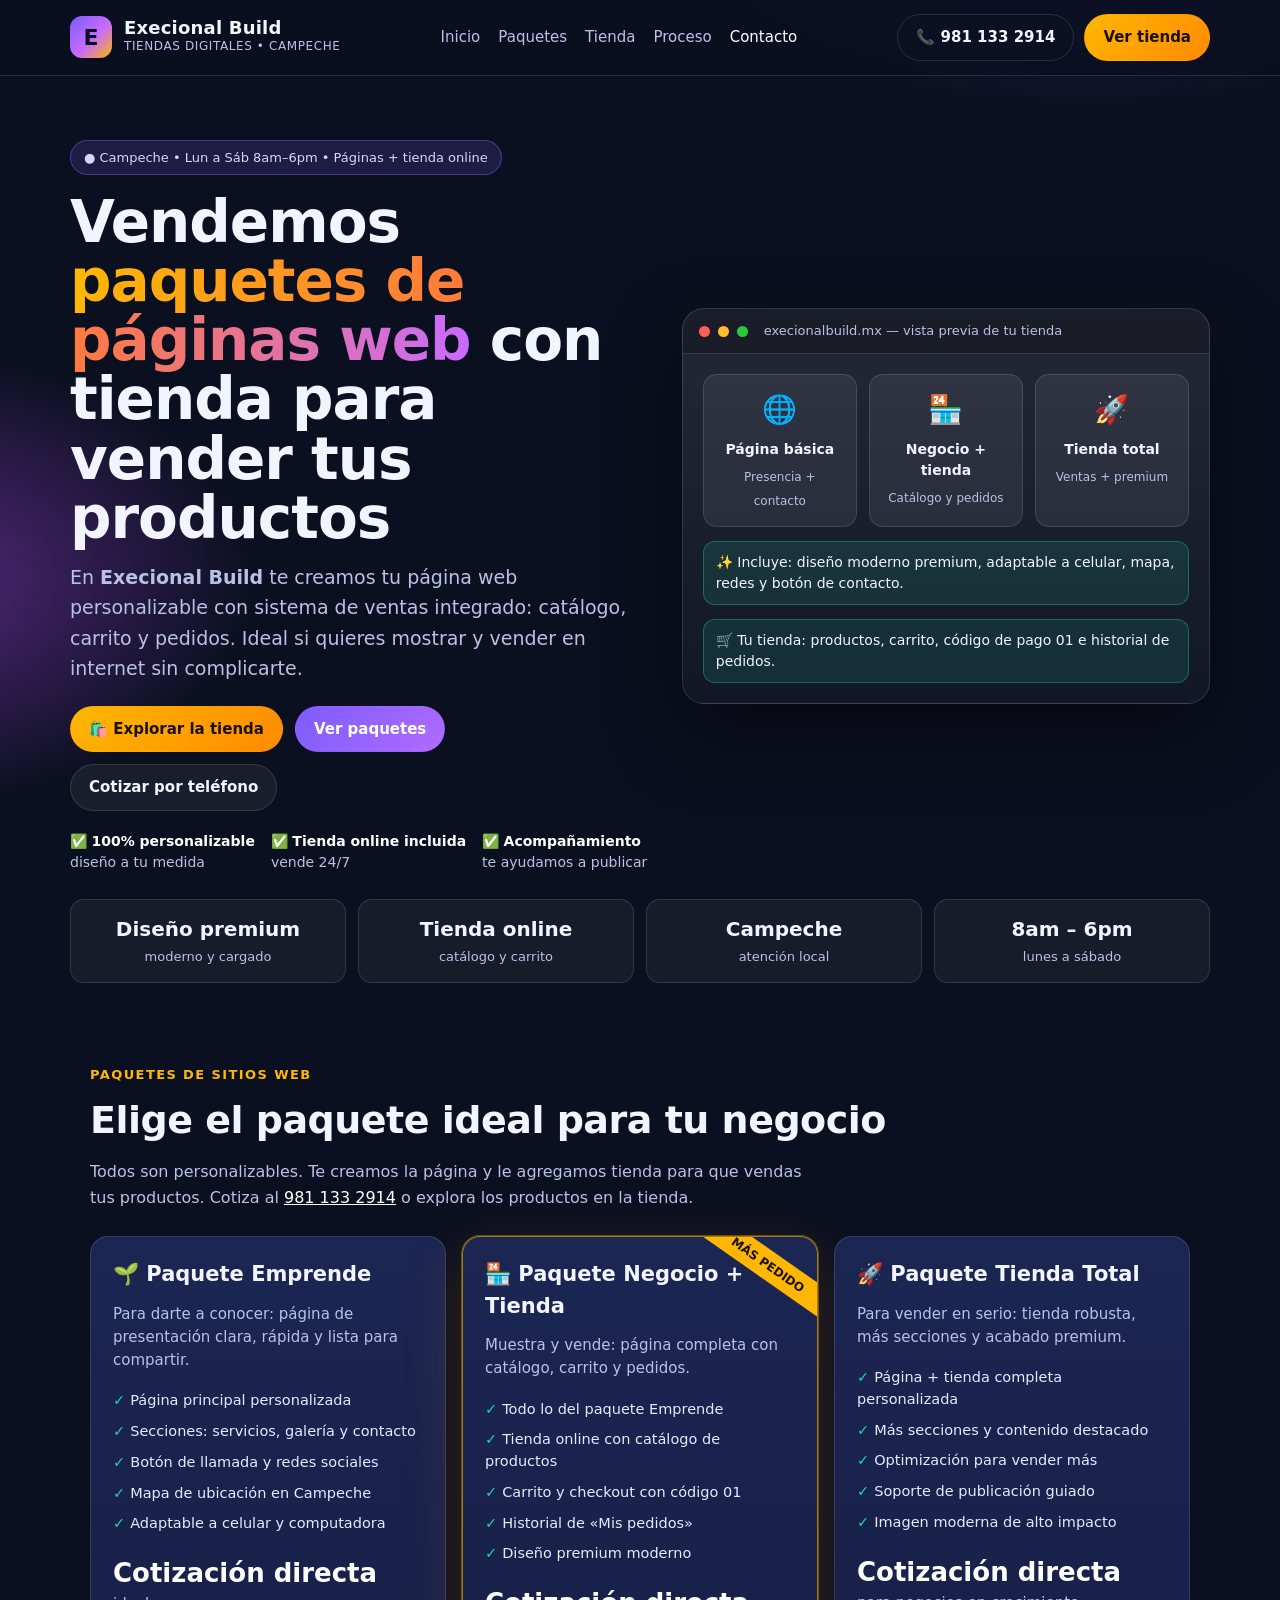
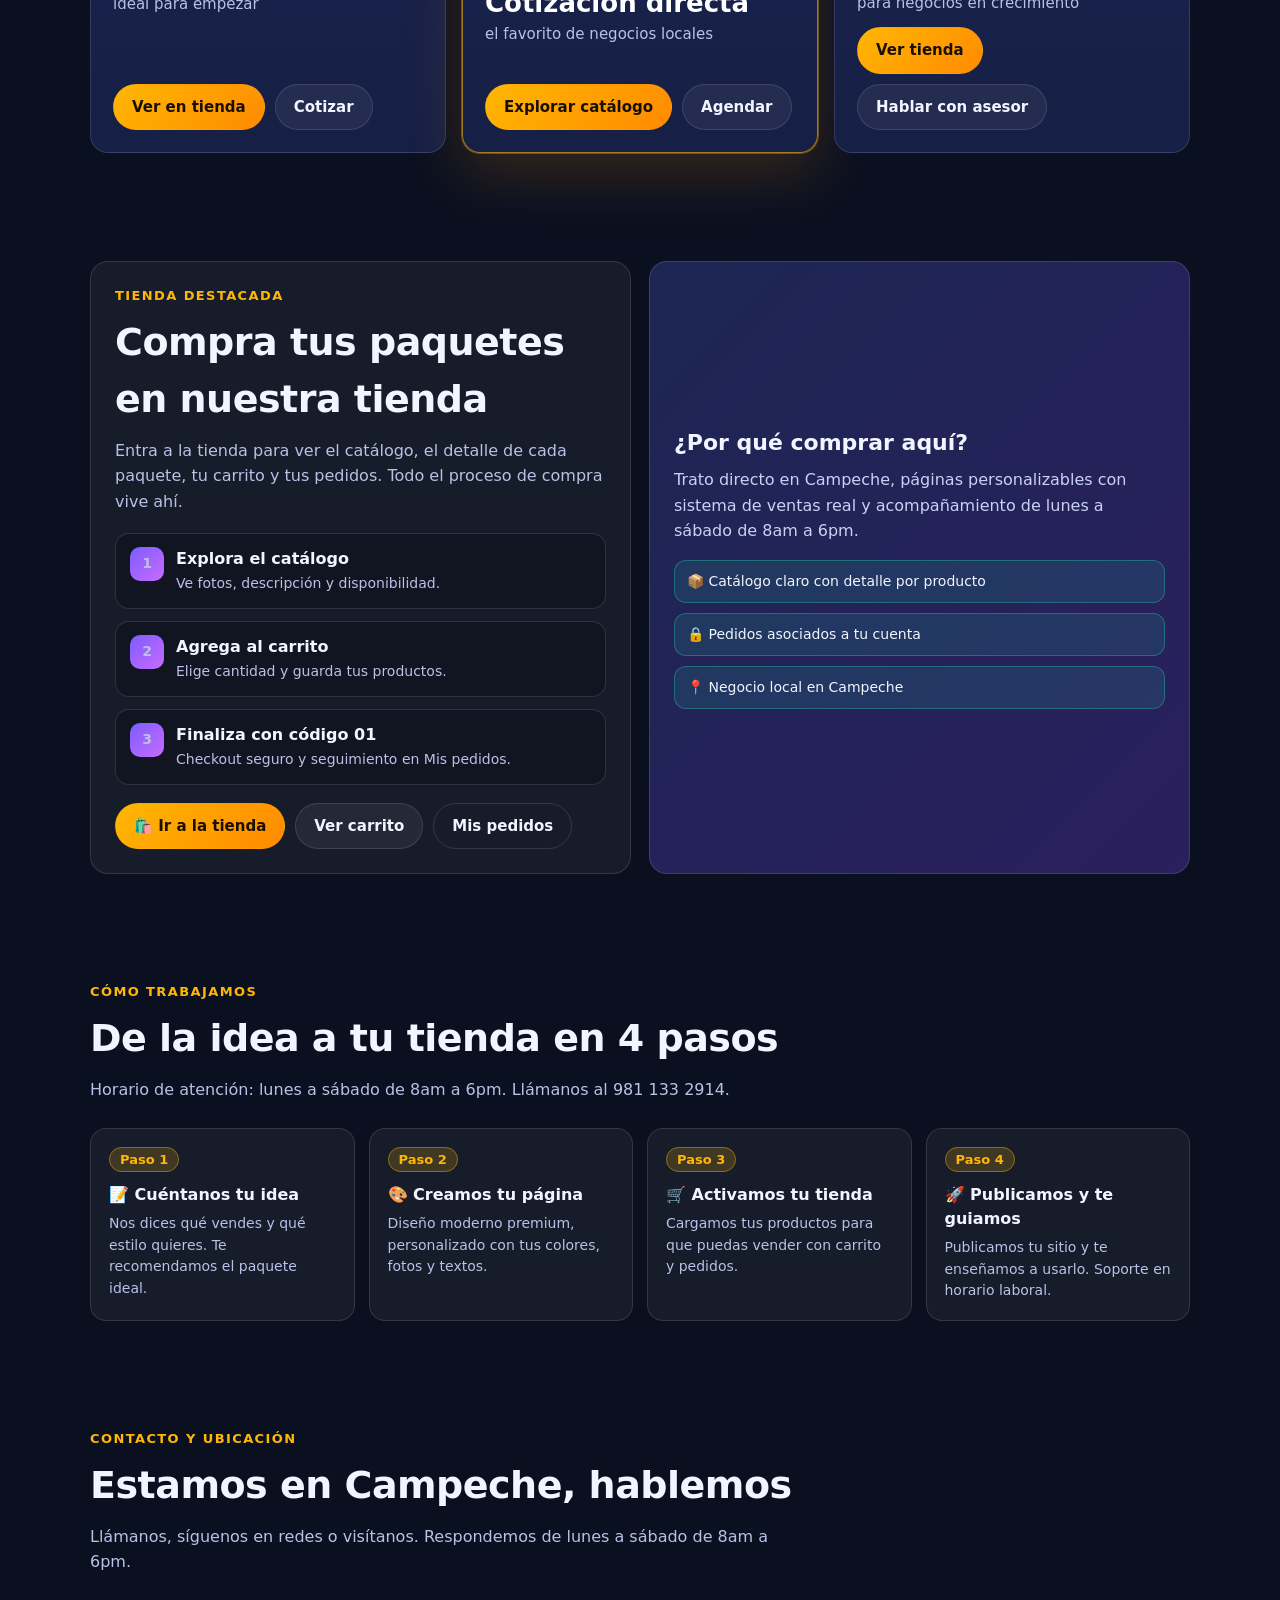
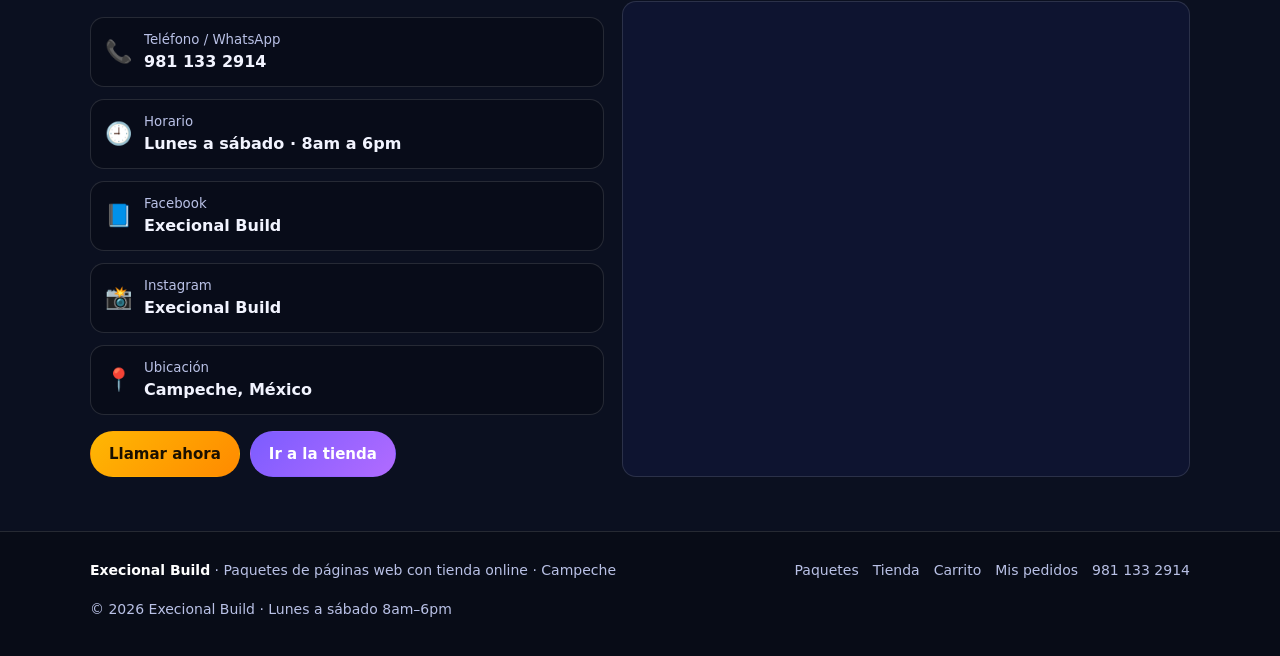
<file: index.html>
<!DOCTYPE html>
<html lang="es-MX">
<head>
<meta charset="UTF-8" />
<meta name="viewport" content="width=device-width, initial-scale=1.0" />
<title>Execional Build — Paquetes de páginas web con tienda online</title>
<meta name="description" content="Execional Build en Campeche: vendemos paquetes de páginas web personalizables con sistema de ventas y tienda online para que vendas tus productos." />
<link rel="stylesheet" href="styles.css" />
<style>
:root{
  --bg:#0b1020;--bg2:#111936;--card:#161f45;--card2:#1c2653;
  --line:rgba(255,255,255,.12);--txt:#f2f4ff;--mut:#b9c1e6;
  --ac:#ffb703;--ac2:#7c5cff;--ac3:#22d3aa;--r:18px;
  --font:system-ui,-apple-system,"Segoe UI",Roboto,Inter,Arial,sans-serif;
}
*{box-sizing:border-box}
html{scroll-behavior:smooth}
body{margin:0;font-family:var(--font);background:radial-gradient(900px 500px at 85% -5%,#2a2f8a 0%,transparent 60%),radial-gradient(700px 420px at -10% 15%,#5b2a86 0%,transparent 55%),var(--bg);color:var(--txt)}
a{color:inherit}
.wrap{max-width:1140px;margin:0 auto;padding:0 20px}
header.top{position:sticky;top:0;z-index:50;background:rgba(11,16,32,.86);backdrop-filter:blur(12px);border-bottom:1px solid var(--line)}
.nav{display:flex;align-items:center;justify-content:space-between;gap:16px;padding:14px 0}
.brand{display:flex;align-items:center;gap:12px;text-decoration:none}
.logo-mark{width:42px;height:42px;border-radius:12px;display:grid;place-items:center;font-weight:900;background:linear-gradient(135deg,var(--ac2),#c86bff 55%,var(--ac));color:#0b1020;font-size:22px}
.brand b{display:block;line-height:1;font-size:18px;letter-spacing:.2px}
.brand small{display:block;color:var(--mut);font-size:12px;letter-spacing:.6px}
.links{display:flex;gap:18px;align-items:center}
.links a{color:var(--mut);text-decoration:none;font-size:15px}
.links a:hover{color:#fff}
.cta-row{display:flex;gap:10px;align-items:center}
.btn{display:inline-flex;align-items:center;justify-content:center;gap:8px;border:1px solid var(--line);background:rgba(255,255,255,.06);color:var(--txt);padding:11px 18px;border-radius:999px;text-decoration:none;font-weight:700;font-size:15px;cursor:pointer}
.btn.solid{background:linear-gradient(135deg,var(--ac),#ff8a00);border-color:transparent;color:#1a1000}
.btn.violet{background:linear-gradient(135deg,var(--ac2),#b16bff);border-color:transparent;color:#fff}
.btn.ghost{background:transparent}
.btn:hover{transform:translateY(-1px)}
.burger{display:none;background:none;border:1px solid var(--line);border-radius:10px;color:#fff;padding:8px 11px;font-size:18px}
.hero{padding:64px 0 28px}
.hero-grid{display:grid;grid-template-columns:1.05fr .95fr;gap:28px;align-items:center}
.badge{display:inline-flex;align-items:center;gap:8px;background:rgba(124,92,255,.16);border:1px solid rgba(124,92,255,.45);padding:7px 13px;border-radius:999px;font-size:13px;color:#dcd4ff}
h1{font-size:clamp(34px,5vw,58px);line-height:1.02;margin:18px 0 14px;letter-spacing:-1px}
h1 span{background:linear-gradient(90deg,var(--ac),#ff7a3d,#c86bff);-webkit-background-clip:text;background-clip:text;color:transparent}
.lead{color:var(--mut);font-size:clamp(16px,2vw,19px);line-height:1.6;margin:0 0 22px}
.hero-ctas{display:flex;gap:12px;flex-wrap:wrap;margin-bottom:20px}
.mini{display:flex;gap:16px;flex-wrap:wrap;color:var(--mut);font-size:14px}
.mini strong{color:#fff}
.mock{background:linear-gradient(180deg,rgba(255,255,255,.1),rgba(255,255,255,.03));border:1px solid var(--line);border-radius:22px;overflow:hidden;box-shadow:0 30px 80px rgba(0,0,0,.45)}
.mock-bar{display:flex;gap:8px;align-items:center;padding:12px 16px;border-bottom:1px solid var(--line);background:rgba(0,0,0,.25)}
.dot{width:11px;height:11px;border-radius:50%}
.mock-body{padding:20px;display:grid;gap:14px}
.store-preview{display:grid;grid-template-columns:1fr 1fr 1fr;gap:12px}
.pv{background:rgba(255,255,255,.07);border:1px solid var(--line);border-radius:14px;padding:14px;text-align:center}
.pv i{font-style:normal;font-size:28px}
.pv b{display:block;margin:8px 0 4px;font-size:14px}
.pv span{color:var(--mut);font-size:12px}
.checkline{display:flex;gap:10px;align-items:center;background:rgba(34,211,170,.12);border:1px solid rgba(34,211,170,.35);border-radius:12px;padding:10px 12px;font-size:14px}
.stats{display:grid;grid-template-columns:repeat(4,1fr);gap:12px;margin:26px 0 0}
.stat{background:rgba(255,255,255,.05);border:1px solid var(--line);border-radius:14px;padding:14px;text-align:center}
.stat b{font-size:20px;display:block}
.stat span{color:var(--mut);font-size:13px}
section{padding:54px 0}
.kicker{color:var(--ac);font-weight:800;letter-spacing:1.4px;font-size:13px;text-transform:uppercase;margin:0 0 8px}
h2{font-size:clamp(26px,3.4vw,38px);margin:0 0 10px;letter-spacing:-.5px}
.sub{color:var(--mut);max-width:720px;line-height:1.6;margin:0 0 26px}
.cards3{display:grid;grid-template-columns:repeat(3,1fr);gap:16px}
.card{background:linear-gradient(180deg,var(--card2),var(--card));border:1px solid var(--line);border-radius:var(--r);padding:22px;display:flex;flex-direction:column;gap:12px;position:relative;overflow:hidden}
.card.hot{border-color:rgba(255,183,3,.6);box-shadow:0 0 0 1px rgba(255,183,3,.35),0 20px 60px rgba(255,150,0,.18)}
.tag{position:absolute;top:14px;right:-34px;rotate:35deg;background:var(--ac);color:#1a1000;font-weight:800;font-size:12px;padding:5px 40px}
.card h3{margin:0;font-size:21px}
.card p{margin:0;color:var(--mut);font-size:15px;line-height:1.55}
.card ul{margin:6px 0;padding:0;list-style:none;display:grid;gap:9px;color:#e6eaff;font-size:14.5px}
.card li::before{content:"✓ ";color:var(--ac3);font-weight:900}
.price{font-size:14px;color:var(--mut)}
.price strong{font-size:26px;color:#fff}
.split{display:grid;grid-template-columns:1fr 1fr;gap:18px;align-items:stretch}
.panel{background:rgba(255,255,255,.05);border:1px solid var(--line);border-radius:var(--r);padding:24px}
.steps{display:grid;gap:12px;margin:18px 0}
.step{display:flex;gap:12px;align-items:flex-start;background:rgba(0,0,0,.22);border:1px solid var(--line);border-radius:14px;padding:13px 14px}
.num{flex:0 0 34px;height:34px;display:grid;place-items:center;border-radius:10px;background:linear-gradient(135deg,var(--ac2),#c86bff);font-weight:900}
.step b{display:block}
.step span{color:var(--mut);font-size:14px}
.process{display:grid;grid-template-columns:repeat(4,1fr);gap:14px}
.pstep{background:rgba(255,255,255,.05);border:1px solid var(--line);border-radius:16px;padding:18px}
.pstep em{font-style:normal;background:rgba(255,183,3,.18);border:1px solid rgba(255,183,3,.4);color:var(--ac);font-weight:800;font-size:13px;padding:4px 10px;border-radius:999px}
.pstep h4{margin:12px 0 6px}
.pstep p{margin:0;color:var(--mut);font-size:14px;line-height:1.55}
.contact-grid{display:grid;grid-template-columns:.95fr 1.05fr;gap:18px}
.contact-list{display:grid;gap:12px;margin:16px 0}
.citem{display:flex;gap:12px;align-items:center;background:rgba(0,0,0,.22);border:1px solid var(--line);border-radius:14px;padding:12px 14px;text-decoration:none}
.citem span.ic{font-size:22px}
.citem small{display:block;color:var(--mut)}
.citem strong{display:block}
.map{border:0;width:100%;height:100%;min-height:340px;border-radius:14px;display:block}
.mapbox{overflow:hidden;border-radius:14px;border:1px solid var(--line);background:#0e1430;min-height:340px}
footer{border-top:1px solid var(--line);padding:28px 0 36px;color:var(--mut);font-size:14px;background:rgba(0,0,0,.28)}
.foot{display:flex;justify-content:space-between;gap:18px;flex-wrap:wrap;align-items:center}
.foot nav{display:flex;gap:14px;flex-wrap:wrap}
.foot a{color:var(--mut);text-decoration:none}
.foot a:hover{color:#fff}
@media(max-width:920px){
  .hero-grid,.split,.contact-grid{grid-template-columns:1fr}
  .cards3,.process{grid-template-columns:1fr}
  .stats{grid-template-columns:repeat(2,1fr)}
  .links{display:none}
  .links.open{display:flex;position:absolute;top:70px;left:12px;right:12px;background:#141b3d;border:1px solid var(--line);border-radius:14px;padding:14px;flex-direction:column;align-items:stretch}
  .burger{display:block}
  .cta-row .btn.ghost{display:none}
}
</style>
</head>
<body>

<header class="top">
  <div class="wrap nav">
    <a class="brand" href="index.html" aria-label="Execional Build inicio" data-eb-editable="link" data-eb-key="index.a.1" data-eb-role="a" data-eb-kind="link">
      <span class="logo-mark">E</span>
      <span><b>Execional Build</b><small>TIENDAS DIGITALES • CAMPECHE</small></span>
    </a>
    <nav class="links" id="menu" aria-label="Navegación principal">
      <a href="#inicio" data-eb-editable="link" data-eb-key="index.a.2" data-eb-role="a" data-eb-kind="link">Inicio</a>
      <a href="#paquetes" data-eb-editable="link" data-eb-key="index.a.3" data-eb-role="a" data-eb-kind="link">Paquetes</a>
      <a href="tienda/" data-eb-editable="link" data-eb-key="index.a.4" data-eb-role="a" data-eb-kind="link">Tienda</a>
      <a href="#proceso" data-eb-editable="link" data-eb-key="index.a.5" data-eb-role="a" data-eb-kind="link">Proceso</a>
      <a href="#contacto" data-eb-editable="link" data-eb-key="index.a.6" data-eb-role="a" data-eb-kind="link">Contacto</a>
    </nav>
    <div class="cta-row">
      <a class="btn ghost" href="tel:+529811332914" data-eb-editable="link" data-eb-key="index.a.7" data-eb-role="a" data-eb-kind="link">📞 981 133 2914</a>
      <a class="btn solid" href="tienda/" data-eb-editable="link" data-eb-key="index.a.8" data-eb-role="a" data-eb-kind="link">Ver tienda</a>
      <button class="burger" id="burger" aria-label="Abrir menú" data-eb-editable="link" data-eb-key="index.button.9" data-eb-role="button" data-eb-kind="link">☰</button>
    </div>
  </div>
</header>

<main id="inicio">
  <!-- HERO -->
  <div class="wrap hero">
    <div class="hero-grid">
      <div>
        <span class="badge">● Campeche • Lun a Sáb 8am–6pm • Páginas + tienda online</span>
        <h1 data-eb-editable="text" data-eb-key="index.h1.10" data-eb-role="h1" data-eb-kind="text">Vendemos <span>paquetes de páginas web</span> con tienda para vender tus productos</h1>
        <p class="lead" data-eb-editable="text" data-eb-key="index.p.11" data-eb-role="p" data-eb-kind="text">En <strong>Execional Build</strong> te creamos tu página web personalizable con sistema de ventas integrado: catálogo, carrito y pedidos. Ideal si quieres mostrar y vender en internet sin complicarte.</p>
        <div class="hero-ctas">
          <a class="btn solid" href="tienda/" data-eb-editable="link" data-eb-key="index.a.12" data-eb-role="a" data-eb-kind="link">🛍️ Explorar la tienda</a>
          <a class="btn violet" href="#paquetes" data-eb-editable="link" data-eb-key="index.a.13" data-eb-role="a" data-eb-kind="link">Ver paquetes</a>
          <a class="btn" href="tel:+529811332914" data-eb-editable="link" data-eb-key="index.a.14" data-eb-role="a" data-eb-kind="link">Cotizar por teléfono</a>
        </div>
        <div class="mini">
          <div>✅ <strong>100% personalizable</strong><br />diseño a tu medida</div>
          <div>✅ <strong>Tienda online incluida</strong><br />vende 24/7</div>
          <div>✅ <strong>Acompañamiento</strong><br />te ayudamos a publicar</div>
        </div>
      </div>
      <div class="mock" aria-hidden="false">
        <div class="mock-bar">
          <span class="dot" style="background:#ff5f57"></span>
          <span class="dot" style="background:#febc2e"></span>
          <span class="dot" style="background:#28c840"></span>
          <span style="margin-left:8px;color:#b9c1e6;font-size:13px">execionalbuild.mx — vista previa de tu tienda</span>
        </div>
        <div class="mock-body">
          <div class="store-preview">
            <div class="pv"><i>🌐</i><b>Página básica</b><span>Presencia + contacto</span></div>
            <div class="pv"><i>🏪</i><b>Negocio + tienda</b><span>Catálogo y pedidos</span></div>
            <div class="pv"><i>🚀</i><b>Tienda total</b><span>Ventas + premium</span></div>
          </div>
          <div class="checkline">✨ Incluye: diseño moderno premium, adaptable a celular, mapa, redes y botón de contacto.</div>
          <div class="checkline">🛒 Tu tienda: productos, carrito, código de pago 01 e historial de pedidos.</div>
        </div>
      </div>
    </div>
    <div class="stats">
      <div class="stat"><b>Diseño premium</b><span>moderno y cargado</span></div>
      <div class="stat"><b>Tienda online</b><span>catálogo y carrito</span></div>
      <div class="stat"><b>Campeche</b><span>atención local</span></div>
      <div class="stat"><b>8am – 6pm</b><span>lunes a sábado</span></div>
    </div>
  </div>

  <!-- PAQUETES -->
  <section id="paquetes">
    <div class="wrap">
      <p class="kicker" data-eb-editable="text" data-eb-key="index.p.15" data-eb-role="p" data-eb-kind="text">Paquetes de sitios web</p>
      <h2 data-eb-editable="text" data-eb-key="index.h2.16" data-eb-role="h2" data-eb-kind="text">Elige el paquete ideal para tu negocio</h2>
      <p class="sub" data-eb-editable="text" data-eb-key="index.p.17" data-eb-role="p" data-eb-kind="text">Todos son personalizables. Te creamos la página y le agregamos tienda para que vendas tus productos. Cotiza al <a href="tel:+529811332914" style="color:#fff" data-eb-editable="link" data-eb-key="index.a.18" data-eb-role="a" data-eb-kind="link">981 133 2914</a> o explora los productos en la tienda.</p>
      <div class="cards3">
        <article class="card">
          <h3 data-eb-editable="text" data-eb-key="index.h3.19" data-eb-role="h3" data-eb-kind="text">🌱 Paquete Emprende</h3>
          <p data-eb-editable="text" data-eb-key="index.p.20" data-eb-role="p" data-eb-kind="text">Para darte a conocer: página de presentación clara, rápida y lista para compartir.</p>
          <ul>
            <li>Página principal personalizada</li>
            <li>Secciones: servicios, galería y contacto</li>
            <li>Botón de llamada y redes sociales</li>
            <li>Mapa de ubicación en Campeche</li>
            <li>Adaptable a celular y computadora</li>
          </ul>
          <p class="price" data-eb-editable="text" data-eb-key="index.p.21" data-eb-role="p" data-eb-kind="text"><strong>Cotización directa</strong><br />ideal para empezar</p>
          <div style="display:flex;gap:10px;flex-wrap:wrap;margin-top:auto">
            <a class="btn solid" href="tienda/" data-eb-editable="link" data-eb-key="index.a.22" data-eb-role="a" data-eb-kind="link">Ver en tienda</a>
            <a class="btn" href="tel:+529811332914" data-eb-editable="link" data-eb-key="index.a.23" data-eb-role="a" data-eb-kind="link">Cotizar</a>
          </div>
        </article>
        <article class="card hot">
          <span class="tag">MÁS PEDIDO</span>
          <h3 data-eb-editable="text" data-eb-key="index.h3.24" data-eb-role="h3" data-eb-kind="text">🏪 Paquete Negocio + Tienda</h3>
          <p data-eb-editable="text" data-eb-key="index.p.25" data-eb-role="p" data-eb-kind="text">Muestra y vende: página completa con catálogo, carrito y pedidos.</p>
          <ul>
            <li>Todo lo del paquete Emprende</li>
            <li>Tienda online con catálogo de productos</li>
            <li>Carrito y checkout con código 01</li>
            <li>Historial de «Mis pedidos»</li>
            <li>Diseño premium moderno</li>
          </ul>
          <p class="price" data-eb-editable="text" data-eb-key="index.p.26" data-eb-role="p" data-eb-kind="text"><strong>Cotización directa</strong><br />el favorito de negocios locales</p>
          <div style="display:flex;gap:10px;flex-wrap:wrap;margin-top:auto">
            <a class="btn solid" href="tienda/" data-eb-editable="link" data-eb-key="index.a.27" data-eb-role="a" data-eb-kind="link">Explorar catálogo</a>
            <a class="btn" href="#contacto" data-eb-editable="link" data-eb-key="index.a.28" data-eb-role="a" data-eb-kind="link">Agendar</a>
          </div>
        </article>
        <article class="card">
          <h3 data-eb-editable="text" data-eb-key="index.h3.29" data-eb-role="h3" data-eb-kind="text">🚀 Paquete Tienda Total</h3>
          <p data-eb-editable="text" data-eb-key="index.p.30" data-eb-role="p" data-eb-kind="text">Para vender en serio: tienda robusta, más secciones y acabado premium.</p>
          <ul>
            <li>Página + tienda completa personalizada</li>
            <li>Más secciones y contenido destacado</li>
            <li>Optimización para vender más</li>
            <li>Soporte de publicación guiado</li>
            <li>Imagen moderna de alto impacto</li>
          </ul>
          <p class="price" data-eb-editable="text" data-eb-key="index.p.31" data-eb-role="p" data-eb-kind="text"><strong>Cotización directa</strong><br />para negocios en crecimiento</p>
          <div style="display:flex;gap:10px;flex-wrap:wrap;margin-top:auto">
            <a class="btn solid" href="tienda/" data-eb-editable="link" data-eb-key="index.a.32" data-eb-role="a" data-eb-kind="link">Ver tienda</a>
            <a class="btn" href="tel:+529811332914" data-eb-editable="link" data-eb-key="index.a.33" data-eb-role="a" data-eb-kind="link">Hablar con asesor</a>
          </div>
        </article>
      </div>
    </div>
  </section>

  <!-- TIENDA DESTACADA -->
  <section id="tienda">
    <div class="wrap split">
      <div class="panel">
        <p class="kicker" data-eb-editable="text" data-eb-key="index.p.34" data-eb-role="p" data-eb-kind="text">Tienda destacada</p>
        <h2 data-eb-editable="text" data-eb-key="index.h2.35" data-eb-role="h2" data-eb-kind="text">Compra tus paquetes en nuestra tienda</h2>
        <p class="sub" style="margin-bottom:8px" data-eb-editable="text" data-eb-key="index.p.36" data-eb-role="p" data-eb-kind="text">Entra a la tienda para ver el catálogo, el detalle de cada paquete, tu carrito y tus pedidos. Todo el proceso de compra vive ahí.</p>
        <div class="steps">
          <div class="step"><span class="num">1</span><div><b>Explora el catálogo</b><span>Ve fotos, descripción y disponibilidad.</span></div></div>
          <div class="step"><span class="num">2</span><div><b>Agrega al carrito</b><span>Elige cantidad y guarda tus productos.</span></div></div>
          <div class="step"><span class="num">3</span><div><b>Finaliza con código 01</b><span>Checkout seguro y seguimiento en Mis pedidos.</span></div></div>
        </div>
        <div style="display:flex;gap:10px;flex-wrap:wrap">
          <a class="btn solid" href="tienda/" data-eb-editable="link" data-eb-key="index.a.37" data-eb-role="a" data-eb-kind="link">🛍️ Ir a la tienda</a>
          <a class="btn" href="tienda/carrito.html" data-eb-editable="link" data-eb-key="index.a.38" data-eb-role="a" data-eb-kind="link">Ver carrito</a>
          <a class="btn ghost" href="tienda/pedidos.html" data-eb-editable="link" data-eb-key="index.a.39" data-eb-role="a" data-eb-kind="link">Mis pedidos</a>
        </div>
      </div>
      <div class="panel" style="background:linear-gradient(135deg,#1c2653,#2b1f5e);display:flex;flex-direction:column;justify-content:center">
        <h3 style="margin:0 0 8px;font-size:22px" data-eb-editable="text" data-eb-key="index.h3.40" data-eb-role="h3" data-eb-kind="text">¿Por qué comprar aquí?</h3>
        <p style="color:#c9d1f5;line-height:1.6;margin:0 0 16px" data-eb-editable="text" data-eb-key="index.p.41" data-eb-role="p" data-eb-kind="text">Trato directo en Campeche, páginas personalizables con sistema de ventas real y acompañamiento de lunes a sábado de 8am a 6pm.</p>
        <div style="display:grid;gap:10px">
          <div class="checkline">📦 Catálogo claro con detalle por producto</div>
          <div class="checkline">🔒 Pedidos asociados a tu cuenta</div>
          <div class="checkline">📍 Negocio local en Campeche</div>
        </div>
      </div>
    </div>
  </section>

  <!-- PROCESO -->
  <section id="proceso">
    <div class="wrap">
      <p class="kicker" data-eb-editable="text" data-eb-key="index.p.42" data-eb-role="p" data-eb-kind="text">Cómo trabajamos</p>
      <h2 data-eb-editable="text" data-eb-key="index.h2.43" data-eb-role="h2" data-eb-kind="text">De la idea a tu tienda en 4 pasos</h2>
      <p class="sub" data-eb-editable="text" data-eb-key="index.p.44" data-eb-role="p" data-eb-kind="text">Horario de atención: lunes a sábado de 8am a 6pm. Llámanos al 981 133 2914.</p>
      <div class="process">
        <div class="pstep"><em>Paso 1</em><h4 data-eb-editable="text" data-eb-key="index.h4.45" data-eb-role="h4" data-eb-kind="text">📝 Cuéntanos tu idea</h4><p data-eb-editable="text" data-eb-key="index.p.46" data-eb-role="p" data-eb-kind="text">Nos dices qué vendes y qué estilo quieres. Te recomendamos el paquete ideal.</p></div>
        <div class="pstep"><em>Paso 2</em><h4 data-eb-editable="text" data-eb-key="index.h4.47" data-eb-role="h4" data-eb-kind="text">🎨 Creamos tu página</h4><p data-eb-editable="text" data-eb-key="index.p.48" data-eb-role="p" data-eb-kind="text">Diseño moderno premium, personalizado con tus colores, fotos y textos.</p></div>
        <div class="pstep"><em>Paso 3</em><h4 data-eb-editable="text" data-eb-key="index.h4.49" data-eb-role="h4" data-eb-kind="text">🛒 Activamos tu tienda</h4><p data-eb-editable="text" data-eb-key="index.p.50" data-eb-role="p" data-eb-kind="text">Cargamos tus productos para que puedas vender con carrito y pedidos.</p></div>
        <div class="pstep"><em>Paso 4</em><h4 data-eb-editable="text" data-eb-key="index.h4.51" data-eb-role="h4" data-eb-kind="text">🚀 Publicamos y te guiamos</h4><p data-eb-editable="text" data-eb-key="index.p.52" data-eb-role="p" data-eb-kind="text">Publicamos tu sitio y te enseñamos a usarlo. Soporte en horario laboral.</p></div>
      </div>
    </div>
  </section>

  <!-- CONTACTO -->
  <section id="contacto">
    <div class="wrap">
      <p class="kicker" data-eb-editable="text" data-eb-key="index.p.53" data-eb-role="p" data-eb-kind="text">Contacto y ubicación</p>
      <h2 data-eb-editable="text" data-eb-key="index.h2.54" data-eb-role="h2" data-eb-kind="text">Estamos en Campeche, hablemos</h2>
      <p class="sub" data-eb-editable="text" data-eb-key="index.p.55" data-eb-role="p" data-eb-kind="text">Llámanos, síguenos en redes o visítanos. Respondemos de lunes a sábado de 8am a 6pm.</p>
      <div class="contact-grid">
        <div>
          <div class="contact-list">
            <a class="citem" href="tel:+529811332914" data-eb-editable="link" data-eb-key="index.a.56" data-eb-role="a" data-eb-kind="link"><span class="ic">📞</span><span><small>Teléfono / WhatsApp</small><strong>981 133 2914</strong></span></a>
            <div class="citem"><span class="ic">🕘</span><span><small>Horario</small><strong>Lunes a sábado · 8am a 6pm</strong></span></div>
            <a class="citem" href="https://www.facebook.com/search/top?q=Execional%20Build" target="_blank" rel="noopener" data-eb-editable="link" data-eb-key="index.a.57" data-eb-role="a" data-eb-kind="link"><span class="ic">📘</span><span><small>Facebook</small><strong>Execional Build</strong></span></a>
            <a class="citem" href="https://www.instagram.com/" target="_blank" rel="noopener" data-eb-editable="link" data-eb-key="index.a.58" data-eb-role="a" data-eb-kind="link"><span class="ic">📸</span><span><small>Instagram</small><strong>Execional Build</strong></span></a>
            <div class="citem"><span class="ic">📍</span><span><small>Ubicación</small><strong>Campeche, México</strong></span></div>
          </div>
          <div style="display:flex;gap:10px;flex-wrap:wrap">
            <a class="btn solid" href="tel:+529811332914" data-eb-editable="link" data-eb-key="index.a.59" data-eb-role="a" data-eb-kind="link">Llamar ahora</a>
            <a class="btn violet" href="tienda/" data-eb-editable="link" data-eb-key="index.a.60" data-eb-role="a" data-eb-kind="link">Ir a la tienda</a>
          </div>
        </div>
        <div class="mapbox">
          <iframe class="map" title="Mapa de Campeche" loading="lazy" referrerpolicy="no-referrer-when-downgrade" src="https://www.google.com/maps?q=Campeche,Mexico&output=embed"></iframe>
        </div>
      </div>
    </div>
  </section>
</main>

<footer>
  <div class="wrap foot">
    <div><strong style="color:#fff">Execional Build</strong> · Paquetes de páginas web con tienda online · Campeche</div>
    <nav>
      <a href="#paquetes" data-eb-editable="link" data-eb-key="index.a.61" data-eb-role="a" data-eb-kind="link">Paquetes</a>
      <a href="tienda/" data-eb-editable="link" data-eb-key="index.a.62" data-eb-role="a" data-eb-kind="link">Tienda</a>
      <a href="tienda/carrito.html" data-eb-editable="link" data-eb-key="index.a.63" data-eb-role="a" data-eb-kind="link">Carrito</a>
      <a href="tienda/pedidos.html" data-eb-editable="link" data-eb-key="index.a.64" data-eb-role="a" data-eb-kind="link">Mis pedidos</a>
      <a href="tel:+529811332914" data-eb-editable="link" data-eb-key="index.a.65" data-eb-role="a" data-eb-kind="link">981 133 2914</a>
    </nav>
    <div>© <span id="yr">2026</span> Execional Build · Lunes a sábado 8am–6pm</div>
  </div>
</footer>

<script src="script.js" defer></script>
<script>
(function(){
  var b=document.getElementById('burger'),m=document.getElementById('menu');
  if(b&&m){b.addEventListener('click',function(){m.classList.toggle('open')});
  m.addEventListener('click',function(e){if(e.target.tagName==='A')m.classList.remove('open')});}
  var y=document.getElementById('yr'); if(y)y.textContent=new Date().getFullYear();
})();
</script>
</body>
</html>
</file>
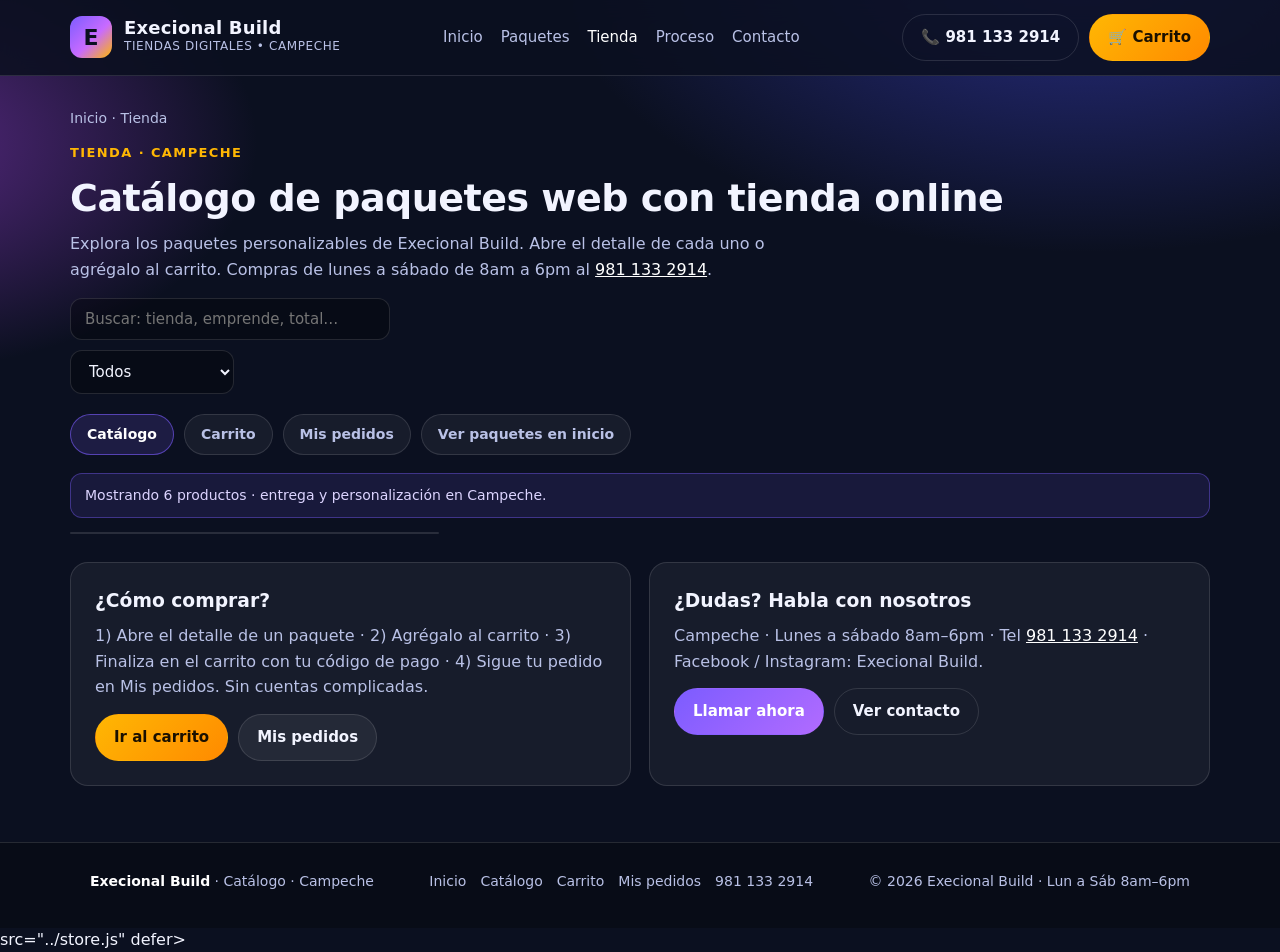
<file: tienda/index.html>
<!DOCTYPE html>
<html lang="es-MX">
<head>
<meta charset="UTF-8" />
<meta name="viewport" content="width=device-width, initial-scale=1.0" />
<title>Tienda — Catálogo | Execional Build</title>
<meta name="description" content="Catálogo de Execional Build en Campeche: paquetes de páginas web personalizables con tienda online para vender tus productos." />
<link rel="stylesheet" href="../styles.css" />
</head>
<body>

<header class="top">
  <div class="wrap nav">
    <a class="brand" href="../index.html" aria-label="Execional Build inicio" data-eb-editable="link" data-eb-key="tienda-index.a.1" data-eb-role="a" data-eb-kind="link">
      <span class="logo-mark">E</span>
      <span><b>Execional Build</b><small>TIENDAS DIGITALES • CAMPECHE</small></span>
    </a>
    <nav class="links" id="menu" aria-label="Navegación principal">
      <a href="../index.html#inicio" data-eb-editable="link" data-eb-key="tienda-index.a.2" data-eb-role="a" data-eb-kind="link">Inicio</a>
      <a href="../index.html#paquetes" data-eb-editable="link" data-eb-key="tienda-index.a.3" data-eb-role="a" data-eb-kind="link">Paquetes</a>
      <a href="./" aria-current="page" data-eb-editable="link" data-eb-key="tienda-index.a.4" data-eb-role="a" data-eb-kind="link">Tienda</a>
      <a href="../index.html#proceso" data-eb-editable="link" data-eb-key="tienda-index.a.5" data-eb-role="a" data-eb-kind="link">Proceso</a>
      <a href="../index.html#contacto" data-eb-editable="link" data-eb-key="tienda-index.a.6" data-eb-role="a" data-eb-kind="link">Contacto</a>
    </nav>
    <div class="cta-row">
      <a class="btn ghost" href="tel:+529811332914" data-eb-editable="link" data-eb-key="tienda-index.a.7" data-eb-role="a" data-eb-kind="link">📞 981 133 2914</a>
      <a class="btn solid" href="carrito.html" data-eb-editable="link" data-eb-key="tienda-index.a.8" data-eb-role="a" data-eb-kind="link">🛒 Carrito</a>
      <button class="burger" id="burger" aria-label="Abrir menú" data-eb-editable="link" data-eb-key="tienda-index.button.9" data-eb-role="button" data-eb-kind="link">☰</button>
    </div>
  </div>
</header>

<main class="wrap store-shell" data-itm-store data-project-id="2b45d152-2540-4a18-a58f-6421a556a450" data-itm-store-view="catalog">
  <p class="breadcrumb" data-eb-editable="text" data-eb-key="tienda-index.p.10" data-eb-role="p" data-eb-kind="text"><a href="../index.html" data-eb-editable="link" data-eb-key="tienda-index.a.11" data-eb-role="a" data-eb-kind="link">Inicio</a> · <span>Tienda</span></p>

  <div class="store-head">
    <div>
      <p class="kicker" data-eb-editable="text" data-eb-key="tienda-index.p.12" data-eb-role="p" data-eb-kind="text">Tienda · Campeche</p>
      <h2 data-eb-editable="text" data-eb-key="tienda-index.h2.13" data-eb-role="h2" data-eb-kind="text">Catálogo de paquetes web con tienda online</h2>
      <p class="sub" style="margin-bottom:0" data-eb-editable="text" data-eb-key="tienda-index.p.14" data-eb-role="p" data-eb-kind="text">Explora los paquetes personalizables de Execional Build. Abre el detalle de cada uno o agrégalo al carrito. Compras de lunes a sábado de 8am a 6pm al <a href="tel:+529811332914" style="color:#fff" data-eb-editable="link" data-eb-key="tienda-index.a.15" data-eb-role="a" data-eb-kind="link">981 133 2914</a>.</p>
    </div>
    <div class="store-tools" role="search" aria-label="Buscar en catálogo">
      <input class="search" id="q" type="text" placeholder="Buscar: tienda, emprende, total…" autocomplete="off" />
      <select class="select" id="filtro" aria-label="Filtrar por tipo">
        <option value="todos">Todos</option>
        <option value="paquete">Paquetes</option>
        <option value="complemento">Complementos</option>
      </select>
    </div>
  </div>

  <nav class="pill-nav" aria-label="Navegación de tienda">
    <a href="./" class="active" aria-current="page" data-eb-editable="link" data-eb-key="tienda-index.a.16" data-eb-role="a" data-eb-kind="link">Catálogo</a>
    <a href="carrito.html" data-eb-editable="link" data-eb-key="tienda-index.a.17" data-eb-role="a" data-eb-kind="link">Carrito</a>
    <a href="pedidos.html" data-eb-editable="link" data-eb-key="tienda-index.a.18" data-eb-role="a" data-eb-kind="link">Mis pedidos</a>
    <a href="../index.html#paquetes" data-eb-editable="link" data-eb-key="tienda-index.a.19" data-eb-role="a" data-eb-kind="link">Ver paquetes en inicio</a>
  </nav>

  <p class="notice" id="conteo" aria-live="polite" data-eb-editable="text" data-eb-key="tienda-index.p.20" data-eb-role="p" data-eb-kind="text">Mostrando 6 productos · entrega y personalización en Campeche.</p>

  <div data-itm-product-list id="lista"><template data-itm-product-card><article><img data-itm-product-image alt=""><span data-itm-product-category></span><h2 data-itm-product-name></h2><p data-itm-product-description></p><strong data-itm-product-price></strong><a data-itm-product-open href="producto.html">Ver detalles</a><button type="button" data-itm-cart-add>Agregar</button></article></template>

    

    

    

    

    

    

  </div>

  <p class="notice" id="aviso" aria-live="polite" hidden data-eb-editable="text" data-eb-key="tienda-index.p.51" data-eb-role="p" data-eb-kind="text"></p>

  <section style="padding:28px 0 0" aria-label="Ayuda de compra">
    <div class="split">
      <div class="panel">
        <h3 style="margin:0 0 8px" data-eb-editable="text" data-eb-key="tienda-index.h3.52" data-eb-role="h3" data-eb-kind="text">¿Cómo comprar?</h3>
        <p style="margin:0;color:#b9c1e6;line-height:1.6" data-eb-editable="text" data-eb-key="tienda-index.p.53" data-eb-role="p" data-eb-kind="text">1) Abre el detalle de un paquete · 2) Agrégalo al carrito · 3) Finaliza en el carrito con tu código de pago · 4) Sigue tu pedido en Mis pedidos. Sin cuentas complicadas.</p>
        <div style="display:flex;gap:10px;flex-wrap:wrap;margin-top:14px">
          <a class="btn solid" href="carrito.html" data-eb-editable="link" data-eb-key="tienda-index.a.54" data-eb-role="a" data-eb-kind="link">Ir al carrito</a>
          <a class="btn" href="pedidos.html" data-eb-editable="link" data-eb-key="tienda-index.a.55" data-eb-role="a" data-eb-kind="link">Mis pedidos</a>
        </div>
      </div>
      <div class="panel">
        <h3 style="margin:0 0 8px" data-eb-editable="text" data-eb-key="tienda-index.h3.56" data-eb-role="h3" data-eb-kind="text">¿Dudas? Habla con nosotros</h3>
        <p style="margin:0;color:#b9c1e6;line-height:1.6" data-eb-editable="text" data-eb-key="tienda-index.p.57" data-eb-role="p" data-eb-kind="text">Campeche · Lunes a sábado 8am–6pm · Tel <a href="tel:+529811332914" style="color:#fff" data-eb-editable="link" data-eb-key="tienda-index.a.58" data-eb-role="a" data-eb-kind="link">981 133 2914</a> · Facebook / Instagram: Execional Build.</p>
        <div style="display:flex;gap:10px;flex-wrap:wrap;margin-top:14px">
          <a class="btn violet" href="tel:+529811332914" data-eb-editable="link" data-eb-key="tienda-index.a.59" data-eb-role="a" data-eb-kind="link">Llamar ahora</a>
          <a class="btn ghost" href="../index.html#contacto" data-eb-editable="link" data-eb-key="tienda-index.a.60" data-eb-role="a" data-eb-kind="link">Ver contacto</a>
        </div>
      </div>
    </div>
  </section>
</main>

<footer>
  <div class="wrap foot">
    <div><strong style="color:#fff">Execional Build</strong> · Catálogo · Campeche</div>
    <nav>
      <a href="../index.html" data-eb-editable="link" data-eb-key="tienda-index.a.61" data-eb-role="a" data-eb-kind="link">Inicio</a>
      <a href="./" data-eb-editable="link" data-eb-key="tienda-index.a.62" data-eb-role="a" data-eb-kind="link">Catálogo</a>
      <a href="carrito.html" data-eb-editable="link" data-eb-key="tienda-index.a.63" data-eb-role="a" data-eb-kind="link">Carrito</a>
      <a href="pedidos.html" data-eb-editable="link" data-eb-key="tienda-index.a.64" data-eb-role="a" data-eb-kind="link">Mis pedidos</a>
      <a href="tel:+529811332914" data-eb-editable="link" data-eb-key="tienda-index.a.65" data-eb-role="a" data-eb-kind="link">981 133 2914</a>
    </nav>
    <div>© <span id="yr">2026</span> Execional Build · Lun a Sáb 8am–6pm</div>
  </div>
</footer>

<script src="../script.js" defer></script>
<script>
(function(){
  var b=document.getElementById('burger'),m=document.getElementById('menu');
  if(b&&m){b.addEventListener('click',function(){m.classList.toggle('open')});}
  var y=document.getElementById('yr'); if(y)y.textContent=new Date().getFullYear();

  // Filtro visual del catálogo (solo presentación, sin persistencia ni lógica de tienda).
  var q=document.getElementById('q'), f=document.getElementById('filtro');
  var lista=document.getElementById('lista'), conteo=document.getElementById('conteo');
  var aviso=document.getElementById('aviso');
  function aplicar(){
    var texto=(q&&q.value||'').trim().toLowerCase();
    var tipo=f&&f.value||'todos';
    var cards=lista?lista.querySelectorAll('[data-itm-product-card]'):[];
    var vis=0;
    cards.forEach(function(c){
      var n=(c.getAttribute('data-nombre')||c.textContent||'').toLowerCase();
      var t=c.getAttribute('data-tipo')||'';
      var ok=(tipo==='todos'||t===tipo)&&(!texto||n.indexOf(texto)>-1);
      c.style.display=ok?'':'none';
      if(ok)vis++;
    });
    if(conteo)conteo.textContent='Mostrando '+vis+' de '+cards.length+' productos · entrega y personalización en Campeche.';
  }
  if(q)q.addEventListener('input',aplicar);
  if(f)f.addEventListener('change',aplicar);

  // Agregar al carrito compartido por sessionStorage (misma clave que carrito.html / runtime ITM).
  var PROJECT_ID="2b45d152-2540-4a18-a58f-6421a556a450";
  var CART_KEY="itm_cart_"+PROJECT_ID;
  function leerCarrito(){
    try{
      var raw=window.sessionStorage.getItem(CART_KEY);
      if(!raw)return [];
      var arr=JSON.parse(raw);
      return Array.isArray(arr)?arr:[];
    }catch(e){return [];}
  }
  function guardarCarrito(items){
    try{window.sessionStorage.setItem(CART_KEY,JSON.stringify(items));}catch(e){}
  }
  if(lista)lista.addEventListener('click',function(e){
    var btn=e.target&&e.target.closest?e.target.closest('[data-itm-cart-add]'):null;
    if(!btn)return;
    var id=btn.getAttribute('data-product-id')||'';
    if(!id)return;
    var items=leerCarrito().filter(function(it){return it&&it.id;});
    var found=false;
    items=items.map(function(it){
      if(it.id===id){found=true;return {id:id,cantidad:Math.max(1,(parseInt(it.cantidad,10)||1)+1)};}
      return it;
    });
    if(!found)items.push({id:id,cantidad:1});
    guardarCarrito(items);
    var card=btn.closest('[data-itm-product-card]');
    var nombre=card?card.querySelector('h3'):null;
    var txt=nombre?nombre.textContent.trim():'Producto';
    var total=items.reduce(function(a,it){return a+(parseInt(it.cantidad,10)||1);},0);
    if(aviso){aviso.hidden=false;aviso.textContent='“'+txt+'” agregado al carrito ('+total+' art. en esta sesión). Abre el carrito para finalizar tu pedido.';}
  });
})();
</script>

 src="../store.js" defer></script>
</body>
</html>
</file>
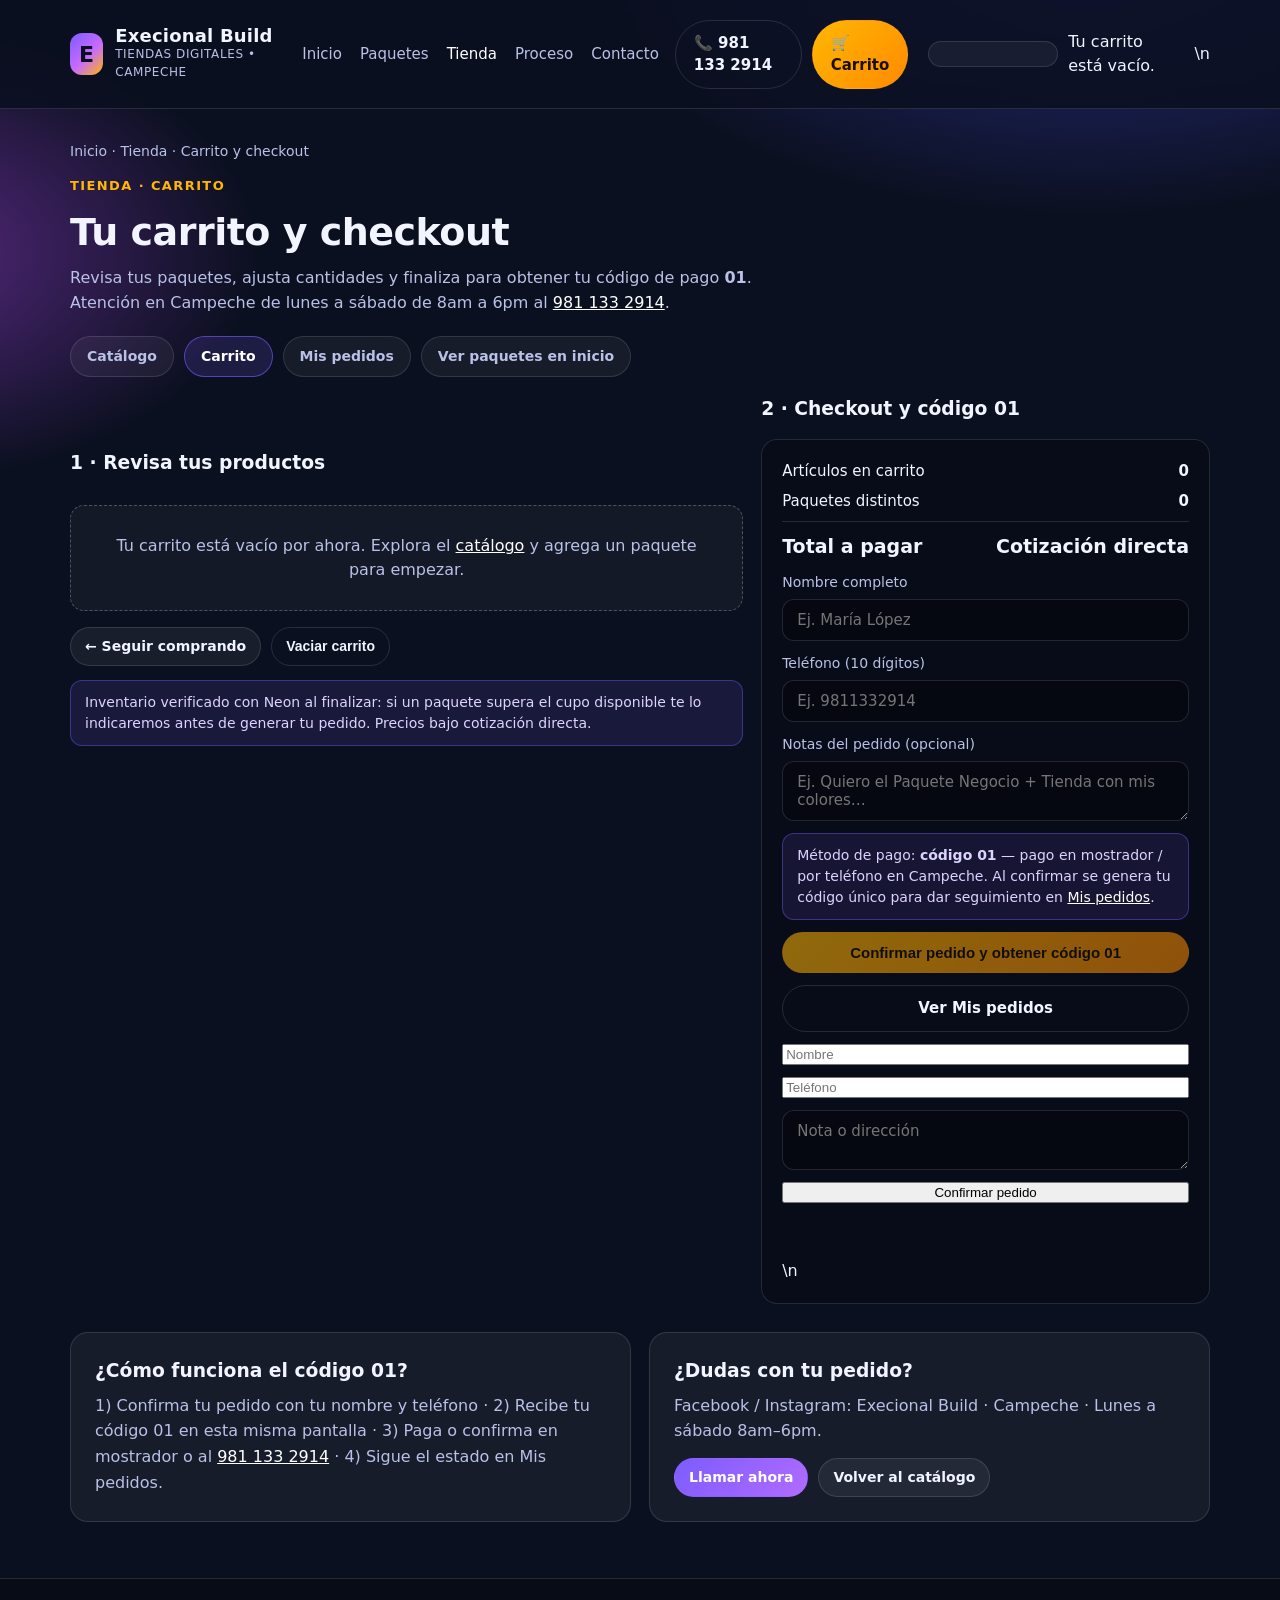
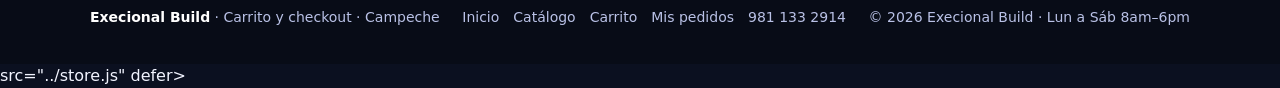
<file: tienda/carrito.html>
<!DOCTYPE html>
<html lang="es-MX">
<head>
<meta charset="UTF-8" />
<meta name="viewport" content="width=device-width, initial-scale=1.0" />
<title>Tienda — Carrito y checkout | Execional Build</title>
<meta name="description" content="Carrito y checkout de Execional Build en Campeche: revisa tus paquetes web, finaliza tu pedido y obtén tu código de pago 01. Sigue tus pedidos en Mis pedidos." />
<link rel="stylesheet" href="../styles.css" />
</head>
<body>

<header class="top">
  <div class="wrap nav">
    <a class="brand" href="../index.html" aria-label="Execional Build inicio" data-eb-editable="link" data-eb-key="tienda-carrito.a.1" data-eb-role="a" data-eb-kind="link">
      <span class="logo-mark">E</span>
      <span><b>Execional Build</b><small>TIENDAS DIGITALES • CAMPECHE</small></span>
    </a>
    <nav class="links" id="menu" aria-label="Navegación principal">
      <a href="../index.html#inicio" data-eb-editable="link" data-eb-key="tienda-carrito.a.2" data-eb-role="a" data-eb-kind="link">Inicio</a>
      <a href="../index.html#paquetes" data-eb-editable="link" data-eb-key="tienda-carrito.a.3" data-eb-role="a" data-eb-kind="link">Paquetes</a>
      <a href="./" aria-current="page" data-eb-editable="link" data-eb-key="tienda-carrito.a.4" data-eb-role="a" data-eb-kind="link">Tienda</a>
      <a href="../index.html#proceso" data-eb-editable="link" data-eb-key="tienda-carrito.a.5" data-eb-role="a" data-eb-kind="link">Proceso</a>
      <a href="../index.html#contacto" data-eb-editable="link" data-eb-key="tienda-carrito.a.6" data-eb-role="a" data-eb-kind="link">Contacto</a>
    </nav>
    <div class="cta-row">
      <a class="btn ghost" href="tel:+529811332914" data-eb-editable="link" data-eb-key="tienda-carrito.a.7" data-eb-role="a" data-eb-kind="link">📞 981 133 2914</a>
      <a class="btn solid" href="carrito.html" aria-current="page" data-eb-editable="link" data-eb-key="tienda-carrito.a.8" data-eb-role="a" data-eb-kind="link">🛒 Carrito</a>
      <button class="burger" id="burger" aria-label="Abrir menú" data-eb-editable="link" data-eb-key="tienda-carrito.button.9" data-eb-role="button" data-eb-kind="link">☰</button>
    <div data-itm-cart-items></div><template data-itm-cart-item><article><strong data-itm-cart-name></strong><span data-itm-cart-price></span><input type="number" min="1" data-itm-cart-quantity><strong data-itm-cart-line-total></strong><button type="button" data-itm-cart-remove>Quitar</button></article></template><p data-itm-cart-empty>Tu carrito está vacío.</p><strong data-itm-cart-total></strong>\n</div>
  </div>
</header>

<main class="wrap store-shell" data-itm-store data-project-id="2b45d152-2540-4a18-a58f-6421a556a450" data-itm-store-view="cart">
  <p class="breadcrumb" data-eb-editable="text" data-eb-key="tienda-carrito.p.10" data-eb-role="p" data-eb-kind="text"><a href="../index.html" data-eb-editable="link" data-eb-key="tienda-carrito.a.11" data-eb-role="a" data-eb-kind="link">Inicio</a> · <a href="./" data-eb-editable="link" data-eb-key="tienda-carrito.a.12" data-eb-role="a" data-eb-kind="link">Tienda</a> · <span>Carrito y checkout</span></p>

  <div class="store-head">
    <div>
      <p class="kicker" data-eb-editable="text" data-eb-key="tienda-carrito.p.13" data-eb-role="p" data-eb-kind="text">Tienda · Carrito</p>
      <h2 data-eb-editable="text" data-eb-key="tienda-carrito.h2.14" data-eb-role="h2" data-eb-kind="text">Tu carrito y checkout</h2>
      <p class="sub" style="margin-bottom:0" data-eb-editable="text" data-eb-key="tienda-carrito.p.15" data-eb-role="p" data-eb-kind="text">Revisa tus paquetes, ajusta cantidades y finaliza para obtener tu código de pago <strong>01</strong>. Atención en Campeche de lunes a sábado de 8am a 6pm al <a href="tel:+529811332914" style="color:#fff" data-eb-editable="link" data-eb-key="tienda-carrito.a.16" data-eb-role="a" data-eb-kind="link">981 133 2914</a>.</p>
    </div>
  </div>

  <nav class="pill-nav" aria-label="Navegación de tienda">
    <a href="./" data-eb-editable="link" data-eb-key="tienda-carrito.a.17" data-eb-role="a" data-eb-kind="link">Catálogo</a>
    <a href="carrito.html" class="active" aria-current="page" data-eb-editable="link" data-eb-key="tienda-carrito.a.18" data-eb-role="a" data-eb-kind="link">Carrito</a>
    <a href="pedidos.html" data-eb-editable="link" data-eb-key="tienda-carrito.a.19" data-eb-role="a" data-eb-kind="link">Mis pedidos</a>
    <a href="../index.html#paquetes" data-eb-editable="link" data-eb-key="tienda-carrito.a.20" data-eb-role="a" data-eb-kind="link">Ver paquetes en inicio</a>
  </nav>

  <div class="two-col">
    <section aria-label="Carrito de compras">
      <h3 style="margin:0 0 12px" data-eb-editable="text" data-eb-key="tienda-carrito.h3.21" data-eb-role="h3" data-eb-kind="text">1 · Revisa tus productos</h3>
      <div data-itm-cart id="carrito">
      </div>
      <template id="tpl-cart-item" aria-hidden="true">
        
      </template>
      <p class="cart-empty" id="vacio" hidden data-eb-editable="text" data-eb-key="tienda-carrito.p.25" data-eb-role="p" data-eb-kind="text">Tu carrito está vacío por ahora. Explora el <a href="./" style="color:#fff" data-eb-editable="link" data-eb-key="tienda-carrito.a.26" data-eb-role="a" data-eb-kind="link">catálogo</a> y agrega un paquete para empezar.</p>
      <p class="error" id="error-carrito" aria-live="polite" hidden data-eb-editable="text" data-eb-key="tienda-carrito.p.27" data-eb-role="p" data-eb-kind="text"></p>
      <div style="display:flex;gap:10px;flex-wrap:wrap;margin-top:14px">
        <a class="btn small" href="./" data-eb-editable="link" data-eb-key="tienda-carrito.a.28" data-eb-role="a" data-eb-kind="link">← Seguir comprando</a>
        <button class="btn small ghost" type="button" id="vaciar" data-eb-editable="link" data-eb-key="tienda-carrito.button.29" data-eb-role="button" data-eb-kind="link">Vaciar carrito</button>
      </div>
      <p class="notice" style="margin-top:14px" data-eb-editable="text" data-eb-key="tienda-carrito.p.30" data-eb-role="p" data-eb-kind="text">Inventario verificado con Neon al finalizar: si un paquete supera el cupo disponible te lo indicaremos antes de generar tu pedido. Precios bajo cotización directa.</p>
    </section>

    <aside aria-label="Checkout">
      <h3 style="margin:0 0 12px" data-eb-editable="text" data-eb-key="tienda-carrito.h3.31" data-eb-role="h3" data-eb-kind="text">2 · Checkout y código 01</h3>
      <form data-itm-checkout id="checkout" novalidate>
        <div class="totals" aria-live="polite">
          <div class="row"><span>Artículos en carrito</span><strong id="total-articulos">0</strong></div>
          <div class="row"><span>Paquetes distintos</span><strong id="total-lineas">0</strong></div>
          <div class="row grand"><span>Total a pagar</span><strong id="total-precio">Cotización directa</strong></div>
        </div>

        <label class="field" for="nombre">Nombre completo
          <input type="text" id="nombre" name="nombre" placeholder="Ej. María López" autocomplete="name" required maxlength="80" />
        </label>
        <label class="field" for="telefono">Teléfono (10 dígitos)
          <input type="tel" id="telefono" name="telefono" placeholder="Ej. 9811332914" autocomplete="tel" inputmode="numeric" required maxlength="15" />
        </label>
        <label class="field" for="notas">Notas del pedido (opcional)
          <textarea id="notas" name="notas" rows="2" maxlength="300" placeholder="Ej. Quiero el Paquete Negocio + Tienda con mis colores…"></textarea>
        </label>

        <div class="notice">Método de pago: <strong>código 01</strong> — pago en mostrador / por teléfono en Campeche. Al confirmar se genera tu código único para dar seguimiento en <a href="pedidos.html" style="color:#fff" data-eb-editable="link" data-eb-key="tienda-carrito.a.32" data-eb-role="a" data-eb-kind="link">Mis pedidos</a>.</div>

        <p class="error" id="error-checkout" aria-live="polite" hidden data-eb-editable="text" data-eb-key="tienda-carrito.p.33" data-eb-role="p" data-eb-kind="text"></p>

        <button class="btn solid" type="submit" id="confirmar" data-eb-editable="link" data-eb-key="tienda-carrito.button.34" data-eb-role="button" data-eb-kind="link">Confirmar pedido y obtener código 01</button>
        <a class="btn ghost" href="pedidos.html" data-eb-editable="link" data-eb-key="tienda-carrito.a.35" data-eb-role="a" data-eb-kind="link">Ver Mis pedidos</a>

        <div data-itm-payment-code id="codigo-pago" hidden>
          <span>Tu código de pago 01</span>
          <strong id="codigo-valor">01-000000</strong>
          <span id="codigo-detalle" style="font-size:13px;color:#b9c1e6">Muestra este código al pagar o recoger. Lun a Sáb 8am–6pm.</span>
        </div>
      <input required data-itm-customer-name placeholder="Nombre"><input data-itm-customer-phone placeholder="Teléfono"><textarea data-itm-customer-note placeholder="Nota o dirección"></textarea><button type="submit" data-itm-pay>Confirmar pedido</button><p data-itm-checkout-status></p>\n</form>
    </aside>
  </div>

  <section style="padding:28px 0 0" aria-label="Ayuda de checkout">
    <div class="split">
      <div class="panel">
        <h3 style="margin:0 0 8px" data-eb-editable="text" data-eb-key="tienda-carrito.h3.36" data-eb-role="h3" data-eb-kind="text">¿Cómo funciona el código 01?</h3>
        <p style="margin:0;color:#b9c1e6;line-height:1.6" data-eb-editable="text" data-eb-key="tienda-carrito.p.37" data-eb-role="p" data-eb-kind="text">1) Confirma tu pedido con tu nombre y teléfono · 2) Recibe tu código 01 en esta misma pantalla · 3) Paga o confirma en mostrador o al <a href="tel:+529811332914" style="color:#fff" data-eb-editable="link" data-eb-key="tienda-carrito.a.38" data-eb-role="a" data-eb-kind="link">981 133 2914</a> · 4) Sigue el estado en Mis pedidos.</p>
      </div>
      <div class="panel">
        <h3 style="margin:0 0 8px" data-eb-editable="text" data-eb-key="tienda-carrito.h3.39" data-eb-role="h3" data-eb-kind="text">¿Dudas con tu pedido?</h3>
        <p style="margin:0;color:#b9c1e6;line-height:1.6" data-eb-editable="text" data-eb-key="tienda-carrito.p.40" data-eb-role="p" data-eb-kind="text">Facebook / Instagram: Execional Build · Campeche · Lunes a sábado 8am–6pm.</p>
        <div style="display:flex;gap:10px;flex-wrap:wrap;margin-top:14px">
          <a class="btn violet small" href="tel:+529811332914" data-eb-editable="link" data-eb-key="tienda-carrito.a.41" data-eb-role="a" data-eb-kind="link">Llamar ahora</a>
          <a class="btn small" href="./" data-eb-editable="link" data-eb-key="tienda-carrito.a.42" data-eb-role="a" data-eb-kind="link">Volver al catálogo</a>
        </div>
      </div>
    </div>
  </section>
</main>

<footer>
  <div class="wrap foot">
    <div><strong style="color:#fff">Execional Build</strong> · Carrito y checkout · Campeche</div>
    <nav>
      <a href="../index.html" data-eb-editable="link" data-eb-key="tienda-carrito.a.43" data-eb-role="a" data-eb-kind="link">Inicio</a>
      <a href="./" data-eb-editable="link" data-eb-key="tienda-carrito.a.44" data-eb-role="a" data-eb-kind="link">Catálogo</a>
      <a href="carrito.html" data-eb-editable="link" data-eb-key="tienda-carrito.a.45" data-eb-role="a" data-eb-kind="link">Carrito</a>
      <a href="pedidos.html" data-eb-editable="link" data-eb-key="tienda-carrito.a.46" data-eb-role="a" data-eb-kind="link">Mis pedidos</a>
      <a href="tel:+529811332914" data-eb-editable="link" data-eb-key="tienda-carrito.a.47" data-eb-role="a" data-eb-kind="link">981 133 2914</a>
    </nav>
    <div>© <span id="yr">2026</span> Execional Build · Lun a Sáb 8am–6pm</div>
  </div>
</footer>

<script src="../script.js" defer></script>
<script>
(function(){
  "use strict";
  var b=document.getElementById('burger'),m=document.getElementById('menu');
  if(b&&m){b.addEventListener('click',function(){m.classList.toggle('open')});}
  var y=document.getElementById('yr'); if(y)y.textContent=new Date().getFullYear();

  var PROJECT_ID="2b45d152-2540-4a18-a58f-6421a556a450";
  var CART_KEY="itm_cart_"+PROJECT_ID;
  var ORDERS_KEY="itm_orders_"+PROJECT_ID;

  // Catálogo espejo del catálogo (misma fuente que tienda/index.html y producto.html).
  var PRODUCTOS={
    "emprende":{nombre:"Paquete Emprende",emoji:"🌱",desc:"Página de presentación personalizada.",cupo:20},
    "negocio-tienda":{nombre:"Paquete Negocio + Tienda",emoji:"🏪",desc:"Página completa + tienda online.",cupo:15},
    "tienda-total":{nombre:"Paquete Tienda Total",emoji:"🚀",desc:"Tienda robusta premium.",cupo:5},
    "seccion-extra":{nombre:"Sección extra a medida",emoji:"🧩",desc:"Galería, testimonios o promos.",cupo:30},
    "identidad-express":{nombre:"Identidad express",emoji:"🎨",desc:"Logotipo, colores y portada.",cupo:30},
    "acompanamiento":{nombre:"Acompañamiento de publicación",emoji:"🤝",desc:"Publicación guiada Lun a Sáb.",cupo:50}
  };

  var carritoEl=document.getElementById('carrito'),
      vacioEl=document.getElementById('vacio'),
      errCart=document.getElementById('error-carrito'),
      errCheckout=document.getElementById('error-checkout'),
      totalArt=document.getElementById('total-articulos'),
      totalLin=document.getElementById('total-lineas'),
      totalPrecio=document.getElementById('total-precio'),
      vaciarBtn=document.getElementById('vaciar'),
      form=document.getElementById('checkout'),
      codigoBox=document.getElementById('codigo-pago'),
      codigoValor=document.getElementById('codigo-valor'),
      codigoDetalle=document.getElementById('codigo-detalle');

  function leerCarrito(){
    try{
      var raw=window.sessionStorage.getItem(CART_KEY);
      if(!raw)return [];
      var arr=JSON.parse(raw);
      return Array.isArray(arr)?arr:[];
    }catch(e){return [];}
  }
  function guardarCarrito(items){
    try{window.sessionStorage.setItem(CART_KEY,JSON.stringify(items));}catch(e){}
  }
  function leerPedidos(){
    try{
      var raw=window.sessionStorage.getItem(ORDERS_KEY);
      if(!raw)return [];
      var arr=JSON.parse(raw);
      return Array.isArray(arr)?arr:[];
    }catch(e){return [];}
  }
  function guardarPedidos(arr){
    try{window.sessionStorage.setItem(ORDERS_KEY,JSON.stringify(arr));}catch(e){}
  }
  function normalizar(items){
    var map={};
    items.forEach(function(it){
      if(!it||!PRODUCTOS[it.id])return;
      var c=parseInt(it.cantidad,10);
      if(isNaN(c))c=1;
      c=Math.max(1,Math.min(PRODUCTOS[it.id].cupo,c));
      map[it.id]=(map[it.id]||0)+c;
      map[it.id]=Math.min(map[it.id],PRODUCTOS[it.id].cupo);
    });
    return Object.keys(map).map(function(id){return {id:id,cantidad:map[id]};});
  }
  function mostrarError(el,msg){
    if(!el)return;
    if(!msg){el.hidden=true;el.textContent="";}
    else{el.hidden=false;el.textContent=msg;}
  }

  function render(){
    var items=normalizar(leerCarrito());
    guardarCarrito(items);
    carritoEl.innerHTML="";
    mostrarError(errCart,"");
    var nArt=0;
    if(!items.length){
      vacioEl.hidden=false;
    }else{
      vacioEl.hidden=true;
      items.forEach(function(it){
        var p=PRODUCTOS[it.id];
        nArt+=it.cantidad;
        var art=document.createElement("article");
        art.setAttribute("data-itm-cart-item","");
        art.setAttribute("data-product-id",it.id);

        var thumb=document.createElement("div");
        thumb.className="cart-thumb";
        thumb.setAttribute("aria-hidden","true");
        thumb.textContent=p.emoji;

        var mid=document.createElement("div");
        var h=document.createElement("p");
        h.className="cart-name";
        h.textContent=p.nombre;
        var sub=document.createElement("p");
        sub.className="cart-sub";
        sub.textContent=p.desc+" · Cupo Neon: "+p.cupo+" · Cotización directa";
        var qtyRow=document.createElement("div");
        qtyRow.className="qty-row";
        qtyRow.style.marginTop="8px";
        var qty=document.createElement("span");
        qty.className="qty";
        var btnMenos=document.createElement("button");
        btnMenos.type="button";btnMenos.textContent="−";btnMenos.setAttribute("aria-label","Quitar uno de "+p.nombre);
        var inp=document.createElement("input");
        inp.type="number";inp.value=String(it.cantidad);inp.min="1";inp.max=String(p.cupo);
        inp.setAttribute("aria-label","Cantidad de "+p.nombre);
        var btnMas=document.createElement("button");
        btnMas.type="button";btnMas.textContent="+";btnMas.setAttribute("aria-label","Agregar uno de "+p.nombre);
        btnMenos.addEventListener("click",function(){cambiar(it.id,it.cantidad-1);});
        btnMas.addEventListener("click",function(){cambiar(it.id,it.cantidad+1);});
        inp.addEventListener("change",function(){
          var v=parseInt(inp.value,10);
          if(isNaN(v))v=1;
          cambiar(it.id,v);
        });
        qty.appendChild(btnMenos);qty.appendChild(inp);qty.appendChild(btnMas);
        qtyRow.appendChild(qty);
        mid.appendChild(h);mid.appendChild(sub);mid.appendChild(qtyRow);

        var right=document.createElement("div");
        right.className="cart-right";
        var line=document.createElement("span");
        line.className="cart-line";
        line.textContent="× "+it.cantidad+" · Cotización";
        var rm=document.createElement("button");
        rm.type="button";rm.className="cart-remove";rm.textContent="Quitar";
        rm.setAttribute("aria-label","Quitar "+p.nombre+" del carrito");
        rm.addEventListener("click",function(){quitar(it.id);});
        right.appendChild(line);right.appendChild(rm);

        art.appendChild(thumb);art.appendChild(mid);art.appendChild(right);
        carritoEl.appendChild(art);
      });
    }
    totalArt.textContent=String(nArt);
    totalLin.textContent=String(items.length);
    totalPrecio.textContent=items.length?"Cotización directa ("+nArt+" art.)":"Cotización directa";
    var confirmar=document.getElementById('confirmar');
    if(confirmar)confirmar.disabled=!items.length;
  }

  function cambiar(id,cantidad){
    var items=normalizar(leerCarrito());
    var p=PRODUCTOS[id];
    if(!p)return;
    if(cantidad<=0){
      quitar(id);
      return;
    }
    cantidad=Math.max(1,Math.min(p.cupo,cantidad));
    var found=false;
    items=items.map(function(it){
      if(it.id===id){found=true;return {id:id,cantidad:cantidad};}
      return it;
    });
    if(!found)items.push({id:id,cantidad:cantidad});
    if(cantidad>=p.cupo){
      mostrarError(errCart,"“"+p.nombre+"” llegó al cupo disponible en inventario ("+p.cupo+").");
    }
    guardarCarrito(normalizar(items));
    render();
  }
  function quitar(id){
    var items=normalizar(leerCarrito()).filter(function(it){return it.id!==id;});
    guardarCarrito(items);
    render();
  }
  if(vaciarBtn)vaciarBtn.addEventListener("click",function(){
    guardarCarrito([]);
    mostrarError(errCheckout,"");
    render();
  });

  // Soporta ?add=<id> para agregar directo desde catálogo/detalle si el runtime lo usa.
  try{
    var addId=new URLSearchParams(window.location.search).get("add");
    if(addId&&PRODUCTOS[addId]){
      var cur=normalizar(leerCarrito());
      var ex=cur.filter(function(it){return it.id===addId;})[0];
      var nueva=ex?ex.cantidad+1:1;
      cambiar(addId,nueva);
      if(history.replaceState)history.replaceState(null,window.location.pathname);
    }
  }catch(e){}

  if(form)form.addEventListener("submit",function(e){
    e.preventDefault();
    mostrarError(errCheckout,"");
    var items=normalizar(leerCarrito());
    if(!items.length){
      mostrarError(errCheckout,"Tu carrito está vacío. Agrega un paquete desde el catálogo antes de confirmar.");
      return;
    }
    var nombre=(document.getElementById('nombre').value||"").trim();
    var telefono=(document.getElementById('telefono').value||"").replace(/\D/g,"");
    var notas=(document.getElementById('notas').value||"").trim();
    if(nombre.length<2){
      mostrarError(errCheckout,"Escribe tu nombre completo para generar el pedido.");
      return;
    }
    if(telefono.length<10){
      mostrarError(errCheckout,"Escribe un teléfono válido de al menos 10 dígitos para contactarte en Campeche.");
      return;
    }
    // Validación de inventario Neon (simulada contra cupo del catálogo compartido).
    for(var i=0;i<items.length;i++){
      var p=PRODUCTOS[items[i].id];
      if(items[i].cantidad>p.cupo){
        mostrarError(errCheckout,"“"+p.nombre+"” supera el inventario disponible ("+p.cupo+"). Ajusta la cantidad.");
        render();
        return;
      }
    }
    var fol=String(Math.floor(100000+Math.random()*900000));
    var codigo="01-"+fol;
    var totalArticulos=items.reduce(function(a,it){return a+it.cantidad;},0);
    var pedido={
      id:"ped_"+Date.now().toString(36)+fol,
      codigo:codigo,
      metodo:"codigo_01",
      nombre:nombre,
      telefono:telefono,
      notas:notas,
      items:items.map(function(it){return {id:it.id,nombre:PRODUCTOS[it.id].nombre,cantidad:it.cantidad};}),
      totalArticulos:totalArticulos,
      total:"Cotización directa",
      estado:"pendiente",
      fecha:new Date().toISOString(),
      project_id:PROJECT_ID
    };
    var pedidos=leerPedidos();
    pedidos.unshift(pedido);
    guardarPedidos(pedidos);
    // Mostrar código de pago 01 y limpiar carrito.
    codigoBox.hidden=false;
    codigoValor.textContent=codigo;
    codigoDetalle.textContent="Pedido de "+totalArticulos+" art. a nombre de "+nombre+". Muestra este código al pagar. Lun a Sáb 8am–6pm.";
    codigoBox.scrollIntoView({behavior:"smooth",block:"center"});
    guardarCarrito([]);
    render();
    form.reset();
  });

  render();
})();
</script>

 src="../store.js" defer></script>
</body>
</html>
</file>
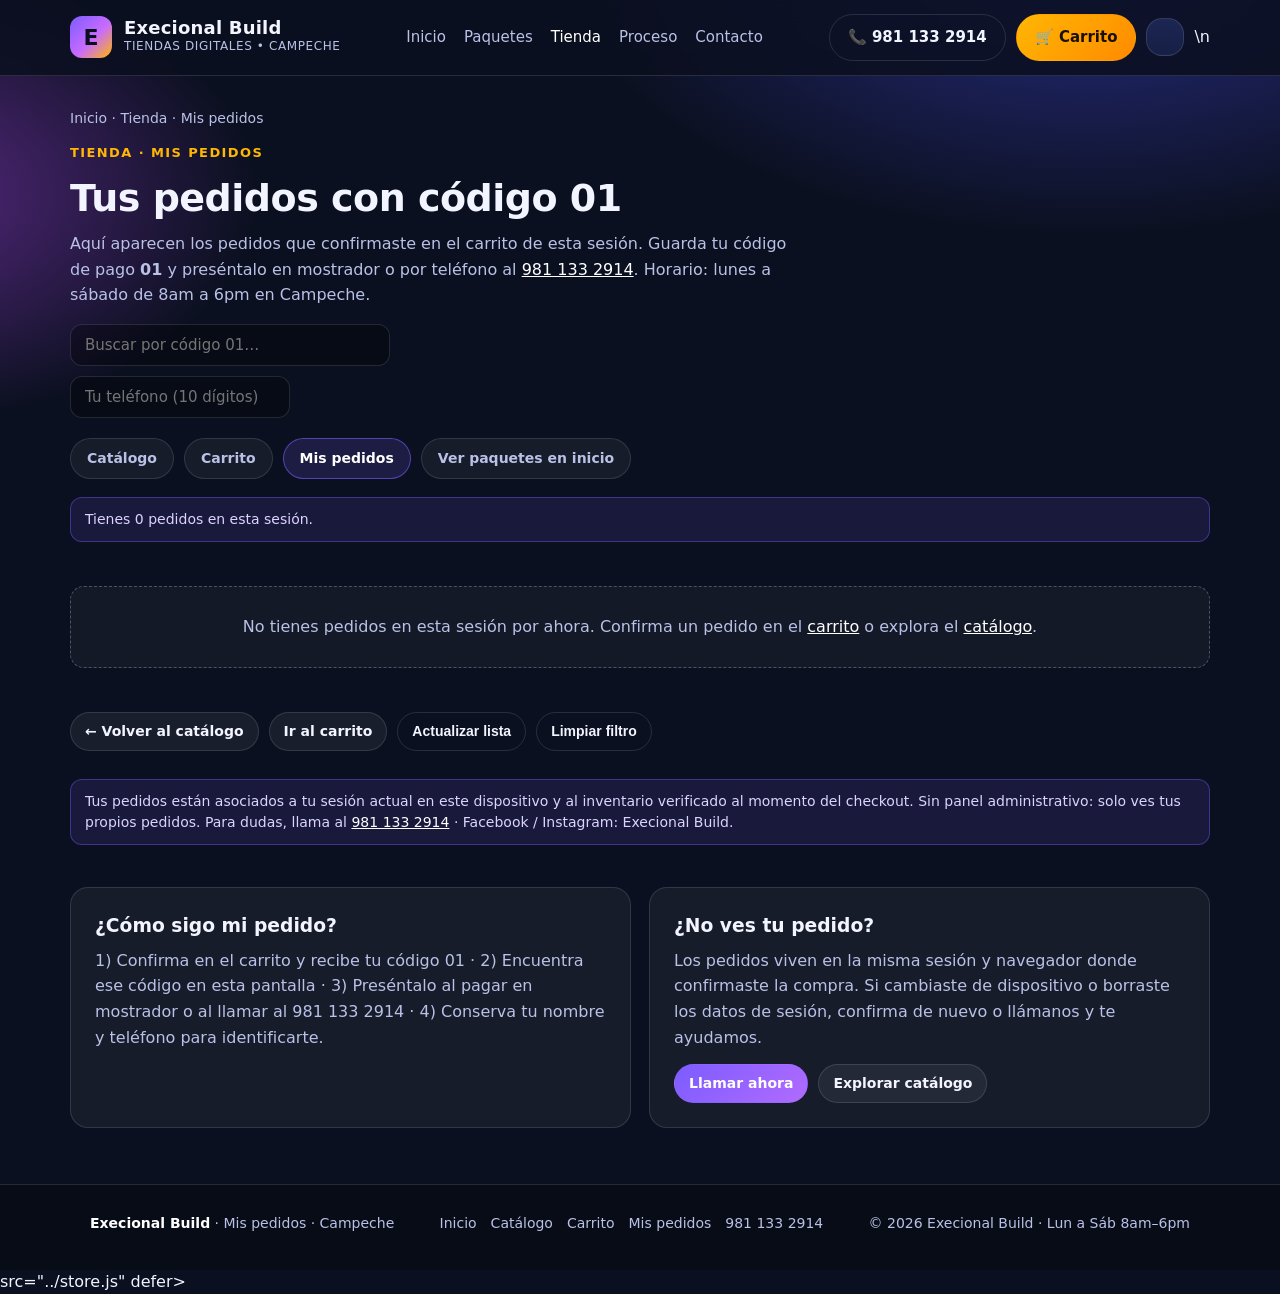
<file: tienda/pedidos.html>
<!DOCTYPE html>
<html lang="es-MX">
<head>
<meta charset="UTF-8" />
<meta name="viewport" content="width=device-width, initial-scale=1.0" />
<title>Tienda — Mis pedidos | Execional Build</title>
<meta name="description" content="Mis pedidos de Execional Build en Campeche: consulta tus pedidos de paquetes web con tu código de pago 01. Atención lunes a sábado de 8am a 6pm." />
<link rel="stylesheet" href="../styles.css" />
</head>
<body>

<header class="top">
  <div class="wrap nav">
    <a class="brand" href="../index.html" aria-label="Execional Build inicio" data-eb-editable="link" data-eb-key="tienda-pedidos.a.1" data-eb-role="a" data-eb-kind="link">
      <span class="logo-mark">E</span>
      <span><b>Execional Build</b><small>TIENDAS DIGITALES • CAMPECHE</small></span>
    </a>
    <nav class="links" id="menu" aria-label="Navegación principal">
      <a href="../index.html#inicio" data-eb-editable="link" data-eb-key="tienda-pedidos.a.2" data-eb-role="a" data-eb-kind="link">Inicio</a>
      <a href="../index.html#paquetes" data-eb-editable="link" data-eb-key="tienda-pedidos.a.3" data-eb-role="a" data-eb-kind="link">Paquetes</a>
      <a href="./" aria-current="page" data-eb-editable="link" data-eb-key="tienda-pedidos.a.4" data-eb-role="a" data-eb-kind="link">Tienda</a>
      <a href="../index.html#proceso" data-eb-editable="link" data-eb-key="tienda-pedidos.a.5" data-eb-role="a" data-eb-kind="link">Proceso</a>
      <a href="../index.html#contacto" data-eb-editable="link" data-eb-key="tienda-pedidos.a.6" data-eb-role="a" data-eb-kind="link">Contacto</a>
    </nav>
    <div class="cta-row">
      <a class="btn ghost" href="tel:+529811332914" data-eb-editable="link" data-eb-key="tienda-pedidos.a.7" data-eb-role="a" data-eb-kind="link">📞 981 133 2914</a>
      <a class="btn solid" href="carrito.html" data-eb-editable="link" data-eb-key="tienda-pedidos.a.8" data-eb-role="a" data-eb-kind="link">🛒 Carrito</a>
      <button class="burger" id="burger" aria-label="Abrir menú" data-eb-editable="link" data-eb-key="tienda-pedidos.button.9" data-eb-role="button" data-eb-kind="link">☰</button>
    <template data-itm-order-card><article><strong data-itm-order-id></strong><span data-itm-order-payment></span><span data-itm-order-status></span><time data-itm-order-created></time><strong data-itm-order-total></strong><div data-itm-order-items></div></article></template>\n</div>
  </div>
</header>

<main class="wrap store-shell" data-itm-store data-project-id="2b45d152-2540-4a18-a58f-6421a556a450" data-itm-store-view="orders">
  <p class="breadcrumb" data-eb-editable="text" data-eb-key="tienda-pedidos.p.10" data-eb-role="p" data-eb-kind="text"><a href="../index.html" data-eb-editable="link" data-eb-key="tienda-pedidos.a.11" data-eb-role="a" data-eb-kind="link">Inicio</a> · <a href="./" data-eb-editable="link" data-eb-key="tienda-pedidos.a.12" data-eb-role="a" data-eb-kind="link">Tienda</a> · <span>Mis pedidos</span></p>

  <div class="store-head">
    <div>
      <p class="kicker" data-eb-editable="text" data-eb-key="tienda-pedidos.p.13" data-eb-role="p" data-eb-kind="text">Tienda · Mis pedidos</p>
      <h2 data-eb-editable="text" data-eb-key="tienda-pedidos.h2.14" data-eb-role="h2" data-eb-kind="text">Tus pedidos con código 01</h2>
      <p class="sub" style="margin-bottom:0" data-eb-editable="text" data-eb-key="tienda-pedidos.p.15" data-eb-role="p" data-eb-kind="text">Aquí aparecen los pedidos que confirmaste en el carrito de esta sesión. Guarda tu código de pago <strong>01</strong> y preséntalo en mostrador o por teléfono al <a href="tel:+529811332914" style="color:#fff" data-eb-editable="link" data-eb-key="tienda-pedidos.a.16" data-eb-role="a" data-eb-kind="link">981 133 2914</a>. Horario: lunes a sábado de 8am a 6pm en Campeche.</p>
    </div>
    <div class="store-tools" role="search" aria-label="Filtrar pedidos">
      <input class="search" id="buscar" type="text" placeholder="Buscar por código 01…" autocomplete="off" />
      <input class="search" id="telefono" type="tel" placeholder="Tu teléfono (10 dígitos)" inputmode="numeric" maxlength="15" style="max-width:220px" />
    </div>
  </div>

  <nav class="pill-nav" aria-label="Navegación de tienda">
    <a href="./" data-eb-editable="link" data-eb-key="tienda-pedidos.a.17" data-eb-role="a" data-eb-kind="link">Catálogo</a>
    <a href="carrito.html" data-eb-editable="link" data-eb-key="tienda-pedidos.a.18" data-eb-role="a" data-eb-kind="link">Carrito</a>
    <a href="pedidos.html" class="active" aria-current="page" data-eb-editable="link" data-eb-key="tienda-pedidos.a.19" data-eb-role="a" data-eb-kind="link">Mis pedidos</a>
    <a href="../index.html#paquetes" data-eb-editable="link" data-eb-key="tienda-pedidos.a.20" data-eb-role="a" data-eb-kind="link">Ver paquetes en inicio</a>
  </nav>

  <p class="notice" id="resumen" aria-live="polite" data-eb-editable="text" data-eb-key="tienda-pedidos.p.21" data-eb-role="p" data-eb-kind="text">Cargando tus pedidos…</p>

  <div data-itm-orders id="pedidos-wrap">
    <div data-itm-order-list id="lista">
      
    </div>
    <p class="cart-empty" id="vacio" hidden data-eb-editable="text" data-eb-key="tienda-pedidos.p.24" data-eb-role="p" data-eb-kind="text">No tienes pedidos en esta sesión por ahora. Confirma un pedido en el <a href="carrito.html" style="color:#fff" data-eb-editable="link" data-eb-key="tienda-pedidos.a.25" data-eb-role="a" data-eb-kind="link">carrito</a> o explora el <a href="./" style="color:#fff" data-eb-editable="link" data-eb-key="tienda-pedidos.a.26" data-eb-role="a" data-eb-kind="link">catálogo</a>.</p>
    <p class="error" id="error-pedidos" aria-live="polite" hidden data-eb-editable="text" data-eb-key="tienda-pedidos.p.27" data-eb-role="p" data-eb-kind="text"></p>
    <div style="display:flex;gap:10px;flex-wrap:wrap;margin-top:14px">
      <a class="btn small" href="./" data-eb-editable="link" data-eb-key="tienda-pedidos.a.28" data-eb-role="a" data-eb-kind="link">← Volver al catálogo</a>
      <a class="btn small" href="carrito.html" data-eb-editable="link" data-eb-key="tienda-pedidos.a.29" data-eb-role="a" data-eb-kind="link">Ir al carrito</a>
      <button class="btn small ghost" type="button" id="actualizar" data-eb-editable="link" data-eb-key="tienda-pedidos.button.30" data-eb-role="button" data-eb-kind="link">Actualizar lista</button>
      <button class="btn small ghost" type="button" id="limpiar-filtro" data-eb-editable="link" data-eb-key="tienda-pedidos.button.31" data-eb-role="button" data-eb-kind="link">Limpiar filtro</button>
    </div>
    <p class="notice" style="margin-top:14px" data-eb-editable="text" data-eb-key="tienda-pedidos.p.32" data-eb-role="p" data-eb-kind="text">Tus pedidos están asociados a tu sesión actual en este dispositivo y al inventario verificado al momento del checkout. Sin panel administrativo: solo ves tus propios pedidos. Para dudas, llama al <a href="tel:+529811332914" style="color:#fff" data-eb-editable="link" data-eb-key="tienda-pedidos.a.33" data-eb-role="a" data-eb-kind="link">981 133 2914</a> · Facebook / Instagram: Execional Build.</p>
  </div>

  <section style="padding:28px 0 0" aria-label="Ayuda de pedidos">
    <div class="split">
      <div class="panel">
        <h3 style="margin:0 0 8px" data-eb-editable="text" data-eb-key="tienda-pedidos.h3.34" data-eb-role="h3" data-eb-kind="text">¿Cómo sigo mi pedido?</h3>
        <p style="margin:0;color:#b9c1e6;line-height:1.6" data-eb-editable="text" data-eb-key="tienda-pedidos.p.35" data-eb-role="p" data-eb-kind="text">1) Confirma en el carrito y recibe tu código 01 · 2) Encuentra ese código en esta pantalla · 3) Preséntalo al pagar en mostrador o al llamar al 981 133 2914 · 4) Conserva tu nombre y teléfono para identificarte.</p>
      </div>
      <div class="panel">
        <h3 style="margin:0 0 8px" data-eb-editable="text" data-eb-key="tienda-pedidos.h3.36" data-eb-role="h3" data-eb-kind="text">¿No ves tu pedido?</h3>
        <p style="margin:0;color:#b9c1e6;line-height:1.6" data-eb-editable="text" data-eb-key="tienda-pedidos.p.37" data-eb-role="p" data-eb-kind="text">Los pedidos viven en la misma sesión y navegador donde confirmaste la compra. Si cambiaste de dispositivo o borraste los datos de sesión, confirma de nuevo o llámanos y te ayudamos.</p>
        <div style="display:flex;gap:10px;flex-wrap:wrap;margin-top:14px">
          <a class="btn violet small" href="tel:+529811332914" data-eb-editable="link" data-eb-key="tienda-pedidos.a.38" data-eb-role="a" data-eb-kind="link">Llamar ahora</a>
          <a class="btn small" href="./" data-eb-editable="link" data-eb-key="tienda-pedidos.a.39" data-eb-role="a" data-eb-kind="link">Explorar catálogo</a>
        </div>
      </div>
    </div>
  </section>
</main>

<footer>
  <div class="wrap foot">
    <div><strong style="color:#fff">Execional Build</strong> · Mis pedidos · Campeche</div>
    <nav>
      <a href="../index.html" data-eb-editable="link" data-eb-key="tienda-pedidos.a.40" data-eb-role="a" data-eb-kind="link">Inicio</a>
      <a href="./" data-eb-editable="link" data-eb-key="tienda-pedidos.a.41" data-eb-role="a" data-eb-kind="link">Catálogo</a>
      <a href="carrito.html" data-eb-editable="link" data-eb-key="tienda-pedidos.a.42" data-eb-role="a" data-eb-kind="link">Carrito</a>
      <a href="pedidos.html" data-eb-editable="link" data-eb-key="tienda-pedidos.a.43" data-eb-role="a" data-eb-kind="link">Mis pedidos</a>
      <a href="tel:+529811332914" data-eb-editable="link" data-eb-key="tienda-pedidos.a.44" data-eb-role="a" data-eb-kind="link">981 133 2914</a>
    </nav>
    <div>© <span id="yr">2026</span> Execional Build · Lun a Sáb 8am–6pm</div>
  </div>
</footer>

<script src="../script.js" defer></script>
<script>
(function(){
  "use strict";
  var b=document.getElementById('burger'),m=document.getElementById('menu');
  if(b&&m){b.addEventListener('click',function(){m.classList.toggle('open')});}
  var y=document.getElementById('yr'); if(y)y.textContent=new Date().getFullYear();

  var PROJECT_ID="2b45d152-2540-4a18-a58f-6421a556a450";
  var ORDERS_KEY="itm_orders_"+PROJECT_ID;

  var PRODUCTOS={
    "emprende":{nombre:"Paquete Emprende",emoji:"🌱"},
    "negocio-tienda":{nombre:"Paquete Negocio + Tienda",emoji:"🏪"},
    "tienda-total":{nombre:"Paquete Tienda Total",emoji:"🚀"},
    "seccion-extra":{nombre:"Sección extra a medida",emoji:"🧩"},
    "identidad-express":{nombre:"Identidad express",emoji:"🎨"},
    "acompanamiento":{nombre:"Acompañamiento de publicación",emoji:"🤝"}
  };

  var lista=document.getElementById('lista'),
      vacio=document.getElementById('vacio'),
      resumen=document.getElementById('resumen'),
      errEl=document.getElementById('error-pedidos'),
      buscar=document.getElementById('buscar'),
      telInput=document.getElementById('telefono'),
      btnActualizar=document.getElementById('actualizar'),
      btnLimpiar=document.getElementById('limpiar-filtro');

  function leerPedidos(){
    try{
      var raw=window.sessionStorage.getItem(ORDERS_KEY);
      if(!raw)return [];
      var arr=JSON.parse(raw);
      return Array.isArray(arr)?arr:[];
    }catch(e){return [];}
  }

  function mostrarError(msg){
    if(!msg){errEl.hidden=true;errEl.textContent="";}
    else{errEl.hidden=false;errEl.textContent=msg;}
  }

  function formatoFecha(iso){
    try{
      var d=new Date(iso);
      if(isNaN(d.getTime()))return "";
      return d.toLocaleString("es-MX",{day:"2-digit",month:"short",year:"numeric",hour:"2-digit",minute:"2-digit"});
    }catch(e){return "";}
  }

  function estadoClase(estado){
    estado=(estado||"pendiente").toLowerCase();
    if(estado==="pagado"||estado==="entregado"||estado==="confirmado")return "order-status paid";
    return "order-status pending";
  }

  function estadoTexto(p){
    var e=(p.estado||"pendiente").toLowerCase();
    if(e==="pagado")return "Pagado";
    if(e==="entregado")return "Entregado";
    if(e==="confirmado")return "Confirmado";
    return "Pendiente con código 01";
  }

  function coincide(p,q,tel){
    q=(q||"").trim().toLowerCase();
    tel=(tel||"").replace(/\D/g,"");
    var okQ=!q;
    if(q){
      var codigo=(p.codigo||"").toLowerCase();
      var nombre=(p.nombre||"").toLowerCase();
      var ids=(p.items||[]).map(function(it){return (it.nombre||it.id||"").toLowerCase();}).join(" ");
      okQ=codigo.indexOf(q)>-1||nombre.indexOf(q)>-1||ids.indexOf(q)>-1;
    }
    var okT=true;
    if(tel){
      var pt=(p.telefono||"").replace(/\D/g,"");
      okT=pt.indexOf(tel)>-1||tel.indexOf(pt)>-1&&pt!=="";
    }
    return okQ&&okT;
  }

  function crearTarjeta(p){
    var art=document.createElement("article");
    art.setAttribute("data-itm-order-card","");
    art.setAttribute("data-codigo",p.codigo||"");

    var top=document.createElement("div");
    top.className="order-top";
    var idEl=document.createElement("span");
    idEl.className="order-id";
    idEl.textContent="Pedido "+(p.codigo||"sin código")+(p.fecha?" · "+formatoFecha(p.fecha):"");
    var st=document.createElement("span");
    st.className=estadoClase(p.estado);
    st.textContent=estadoTexto(p);
    top.appendChild(idEl);top.appendChild(st);
    art.appendChild(top);

    var meta=document.createElement("p");
    meta.style.margin="0";
    meta.style.color="#b9c1e6";
    meta.style.fontSize="13.5px";
    meta.textContent="A nombre de "+(p.nombre||"—")+" · Tel "+(p.telefono||"—")+" · "+(p.totalArticulos||(p.items||[]).length)+" art. · Método código 01";
    art.appendChild(meta);

    var ul=document.createElement("ul");
    ul.className="order-items";
    (p.items||[]).forEach(function(it){
      var info=PRODUCTOS[it.id];
      var emoji=info?info.emoji+" ":"";
      var li=document.createElement("li");
      var l=document.createElement("span");
      l.textContent=emoji+(it.nombre||(info&&info.nombre)||it.id)+" × "+it.cantidad;
      var r=document.createElement("span");
      r.textContent="Cotización";
      li.appendChild(l);li.appendChild(r);
      ul.appendChild(li);
    });
    if(!(p.items||[]).length){
      var li0=document.createElement("li");
      var s0=document.createElement("span");
      s0.textContent="Sin detalle de artículos";
      li0.appendChild(s0);
      ul.appendChild(li0);
    }
    art.appendChild(ul);

    if(p.notas){
      var notas=document.createElement("p");
      notas.style.margin="0";
      notas.style.color="#b9c1e6";
      notas.style.fontSize="13.5px";
      notas.textContent="Notas: "+p.notas;
      art.appendChild(notas);
    }

    var tot=document.createElement("p");
    tot.className="order-total";
    tot.textContent="Total: "+(p.total||"Cotización directa");
    art.appendChild(tot);

    var ayuda=document.createElement("p");
    ayuda.style.margin="0";
    ayuda.style.color="#b9c1e6";
    ayuda.style.fontSize="13.5px";
    ayuda.innerHTML="Muestra el código <strong style='color:#ffb703'>"+String(p.codigo||"").replace(/</g,"&lt;")+"</strong> al pagar en mostrador o al llamar al 981 133 2914.";
    art.appendChild(ayuda);

    // Resaltado si viene ?codigo= en la URL.
    try{
      var hl=new URLSearchParams(window.location.search).get("codigo");
      if(hl&&p.codigo&&p.codigo.toLowerCase()===hl.toLowerCase()){
        art.style.borderColor="rgba(255,183,3,.7)";
        art.style.boxShadow="0 0 0 1px rgba(255,183,3,.4),0 18px 50px rgba(255,150,0,.15)";
      }
    }catch(e){}

    return art;
  }

  function render(){
    mostrarError("");
    var todos=leerPedidos().filter(function(p){return p&&(p.project_id===PROJECT_ID||!p.project_id);});
    // Más recientes primero.
    todos.sort(function(a,b){
      var fa=a.fecha||"",fb=b.fecha||"";
      if(fa<fb)return 1;if(fa>fb)return -1;return 0;
    });

    var q=buscar?buscar.value:"";
    var t=telInput?telInput.value:"";
    var filtrados=todos.filter(function(p){return coincide(p,q,t);});

    lista.innerHTML="";
    if(!todos.length){
      vacio.hidden=false;
      vacio.innerHTML='No tienes pedidos en esta sesión por ahora. Confirma un pedido en el <a href="carrito.html" style="color:#fff" data-eb-editable="link" data-eb-key="tienda-pedidos.a.45" data-eb-role="a" data-eb-kind="link">carrito</a> o explora el <a href="./" style="color:#fff" data-eb-editable="link" data-eb-key="tienda-pedidos.a.46" data-eb-role="a" data-eb-kind="link">catálogo</a>.';
      resumen.textContent="Tienes 0 pedidos en esta sesión.";
      return;
    }
    if(!filtrados.length){
      vacio.hidden=false;
      vacio.textContent="No hay pedidos que coincidan con ese filtro. Limpia el filtro para ver todos tus pedidos.";
      resumen.textContent="Tienes "+todos.length+" pedido(s) · 0 coinciden con el filtro.";
      return;
    }
    vacio.hidden=true;
    filtrados.forEach(function(p){lista.appendChild(crearTarjeta(p));});
    var nArt=filtrados.reduce(function(a,p){return a+(p.totalArticulos||(p.items||[]).reduce(function(x,it){return x+(it.cantidad||1);},0));},0);
    resumen.textContent="Tienes "+filtrados.length+" de "+todos.length+" pedido(s) · "+nArt+" art. en vista · Lun a Sáb 8am–6pm en Campeche.";

    if(t&&t.replace(/\D/g,"").length>0&&t.replace(/\D/g,"").length<10){
      mostrarError("Escribe tu teléfono completo (10 dígitos) para filtrar con precisión. Mostrando coincidencias parciales.");
    }
  }

  if(buscar)buscar.addEventListener("input",render);
  if(telInput)telInput.addEventListener("input",render);
  if(btnActualizar)btnActualizar.addEventListener("click",render);
  if(btnLimpiar)btnLimpiar.addEventListener("click",function(){
    if(buscar)buscar.value="";
    if(telInput)telInput.value="";
    try{if(history.replaceState)history.replaceState(null,window.location.pathname);}catch(e){}
    render();
    if(buscar)buscar.focus();
  });

  // Soporta ?codigo=01-XXXXXX para resaltar un pedido recién creado.
  try{
    var qc=new URLSearchParams(window.location.search).get("codigo");
    if(qc&&buscar){buscar.value=qc;}
  }catch(e){}

  render();
})();
</script>

 src="../store.js" defer></script>
</body>
</html>
</file>
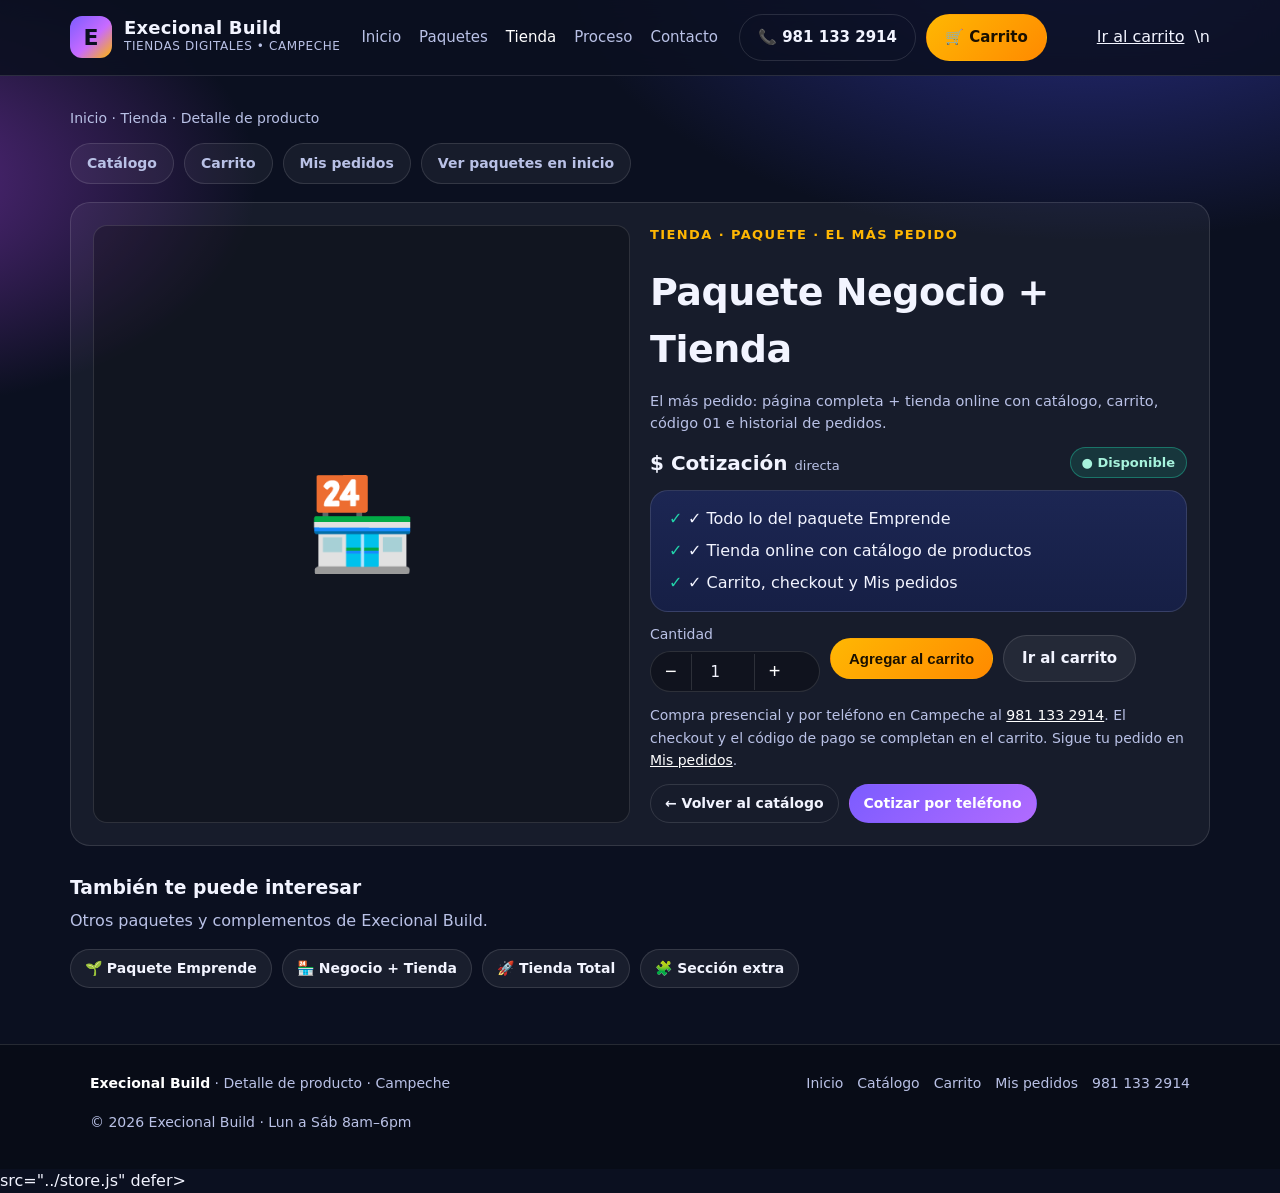
<file: tienda/producto.html>
<!DOCTYPE html>
<html lang="es-MX">
<head>
<meta charset="UTF-8" />
<meta name="viewport" content="width=device-width, initial-scale=1.0" />
<title>Tienda — Detalle de producto | Execional Build</title>
<meta name="description" content="Detalle de producto de Execional Build en Campeche: paquetes de páginas web personalizables con tienda online. Elige cantidad y agrega al carrito." />
<link rel="stylesheet" href="../styles.css" />
</head>
<body>

<header class="top">
  <div class="wrap nav">
    <a class="brand" href="../index.html" aria-label="Execional Build inicio" data-eb-editable="link" data-eb-key="tienda-producto.a.1" data-eb-role="a" data-eb-kind="link">
      <span class="logo-mark">E</span>
      <span><b>Execional Build</b><small>TIENDAS DIGITALES • CAMPECHE</small></span>
    </a>
    <nav class="links" id="menu" aria-label="Navegación principal">
      <a href="../index.html#inicio" data-eb-editable="link" data-eb-key="tienda-producto.a.2" data-eb-role="a" data-eb-kind="link">Inicio</a>
      <a href="../index.html#paquetes" data-eb-editable="link" data-eb-key="tienda-producto.a.3" data-eb-role="a" data-eb-kind="link">Paquetes</a>
      <a href="./" aria-current="page" data-eb-editable="link" data-eb-key="tienda-producto.a.4" data-eb-role="a" data-eb-kind="link">Tienda</a>
      <a href="../index.html#proceso" data-eb-editable="link" data-eb-key="tienda-producto.a.5" data-eb-role="a" data-eb-kind="link">Proceso</a>
      <a href="../index.html#contacto" data-eb-editable="link" data-eb-key="tienda-producto.a.6" data-eb-role="a" data-eb-kind="link">Contacto</a>
    </nav>
    <div class="cta-row">
      <a class="btn ghost" href="tel:+529811332914" data-eb-editable="link" data-eb-key="tienda-producto.a.7" data-eb-role="a" data-eb-kind="link">📞 981 133 2914</a>
      <a class="btn solid" href="carrito.html" data-eb-editable="link" data-eb-key="tienda-producto.a.8" data-eb-role="a" data-eb-kind="link">🛒 Carrito</a>
      <button class="burger" id="burger" aria-label="Abrir menú" data-eb-editable="link" data-eb-key="tienda-producto.button.9" data-eb-role="button" data-eb-kind="link">☰</button>
    <img data-itm-detail-image alt=""><span data-itm-detail-category></span><p data-itm-detail-description></p><strong data-itm-detail-price></strong><a data-itm-detail-cart-link href="carrito.html">Ir al carrito</a>\n</div>
  </div>
</header>

<main class="wrap store-shell" data-itm-store data-project-id="2b45d152-2540-4a18-a58f-6421a556a450" data-itm-store-view="product">
  <p class="breadcrumb" data-eb-editable="text" data-eb-key="tienda-producto.p.10" data-eb-role="p" data-eb-kind="text"><a href="../index.html" data-eb-editable="link" data-eb-key="tienda-producto.a.11" data-eb-role="a" data-eb-kind="link">Inicio</a> · <a href="./" data-eb-editable="link" data-eb-key="tienda-producto.a.12" data-eb-role="a" data-eb-kind="link">Tienda</a> · <span>Detalle de producto</span></p>

  <nav class="pill-nav" aria-label="Navegación de tienda">
    <a href="./" data-eb-editable="link" data-eb-key="tienda-producto.a.13" data-eb-role="a" data-eb-kind="link">Catálogo</a>
    <a href="carrito.html" data-eb-editable="link" data-eb-key="tienda-producto.a.14" data-eb-role="a" data-eb-kind="link">Carrito</a>
    <a href="pedidos.html" data-eb-editable="link" data-eb-key="tienda-producto.a.15" data-eb-role="a" data-eb-kind="link">Mis pedidos</a>
    <a href="../index.html#paquetes" data-eb-editable="link" data-eb-key="tienda-producto.a.16" data-eb-role="a" data-eb-kind="link">Ver paquetes en inicio</a>
  </nav>

  <div data-itm-product-detail id="detalle">
    <div class="detail-gallery" id="galeria" aria-hidden="true">🏪</div>
    <div class="detail-info">
      <p class="kicker" id="tipo" data-eb-editable="text" data-eb-key="tienda-producto.p.17" data-eb-role="p" data-eb-kind="text">Tienda · Detalle</p>
      <h2 data-itm-detail-name id="nombre" data-eb-editable="text" data-eb-key="tienda-producto.h2.18" data-eb-role="h2" data-eb-kind="text">Paquete Negocio + Tienda</h2>
      <p class="p-desc" id="descripcion" data-eb-editable="text" data-eb-key="tienda-producto.p.19" data-eb-role="p" data-eb-kind="text">El más pedido: página completa + tienda online con catálogo, carrito, código 01 e historial de pedidos.</p>
      <div class="p-meta">
        <span class="p-price" id="precio">$ Cotización <small>directa</small></span>
        <span class="stock ok" id="stock">● Disponible</span>
      </div>
      <ul class="card" style="list-style:none;margin:0;padding:16px 18px;gap:8px" id="incluye" aria-label="Qué incluye">
        <li>✓ Diseño personalizable con tus textos y fotos</li>
        <li>✓ Tienda online con catálogo y carrito</li>
        <li>✓ Acompañamiento lunes a sábado 8am–6pm</li>
      </ul>
      <div class="qty-row">
        <label class="field" style="min-width:170px" for="cantidad">Cantidad
          <span class="qty">
            <button type="button" id="menos" aria-label="Quitar uno" data-eb-editable="link" data-eb-key="tienda-producto.button.20" data-eb-role="button" data-eb-kind="link">−</button>
            <input type="number" id="cantidad" data-itm-detail-quantity value="1" min="1" max="10" inputmode="numeric" />
            <button type="button" id="mas" aria-label="Agregar uno" data-eb-editable="link" data-eb-key="tienda-producto.button.21" data-eb-role="button" data-eb-kind="link">+</button>
          </span>
        </label>
        <button class="btn solid" type="button" data-itm-detail-add data-product-id="negocio-tienda" id="agregar" data-eb-editable="link" data-eb-key="tienda-producto.button.22" data-eb-role="button" data-eb-kind="link">Agregar al carrito</button>
        <a class="btn" href="carrito.html" data-eb-editable="link" data-eb-key="tienda-producto.a.23" data-eb-role="a" data-eb-kind="link">Ir al carrito</a>
      </div>
      <p class="notice" id="aviso" aria-live="polite" hidden data-eb-editable="text" data-eb-key="tienda-producto.p.24" data-eb-role="p" data-eb-kind="text"></p>
      <p style="margin:0;color:#b9c1e6;font-size:14px;line-height:1.6" data-eb-editable="text" data-eb-key="tienda-producto.p.25" data-eb-role="p" data-eb-kind="text">Compra presencial y por teléfono en Campeche al <a href="tel:+529811332914" style="color:#fff" data-eb-editable="link" data-eb-key="tienda-producto.a.26" data-eb-role="a" data-eb-kind="link">981 133 2914</a>. El checkout y el código de pago se completan en el carrito. Sigue tu pedido en <a href="pedidos.html" style="color:#fff" data-eb-editable="link" data-eb-key="tienda-producto.a.27" data-eb-role="a" data-eb-kind="link">Mis pedidos</a>.</p>
      <div style="display:flex;gap:10px;flex-wrap:wrap">
        <a class="btn ghost small" href="./" data-eb-editable="link" data-eb-key="tienda-producto.a.28" data-eb-role="a" data-eb-kind="link">← Volver al catálogo</a>
        <a class="btn small violet" href="tel:+529811332914" data-eb-editable="link" data-eb-key="tienda-producto.a.29" data-eb-role="a" data-eb-kind="link">Cotizar por teléfono</a>
      </div>
    </div>
  </div>

  <section style="padding:28px 0 0" aria-label="Productos relacionados">
    <h3 style="margin:0 0 6px" data-eb-editable="text" data-eb-key="tienda-producto.h3.30" data-eb-role="h3" data-eb-kind="text">También te puede interesar</h3>
    <p class="sub" style="margin-bottom:16px" data-eb-editable="text" data-eb-key="tienda-producto.p.31" data-eb-role="p" data-eb-kind="text">Otros paquetes y complementos de Execional Build.</p>
    <div style="display:flex;gap:10px;flex-wrap:wrap" id="relacionados">
      <a class="btn small" href="producto.html?id=emprende" data-eb-editable="link" data-eb-key="tienda-producto.a.32" data-eb-role="a" data-eb-kind="link">🌱 Paquete Emprende</a>
      <a class="btn small" href="producto.html?id=negocio-tienda" data-eb-editable="link" data-eb-key="tienda-producto.a.33" data-eb-role="a" data-eb-kind="link">🏪 Negocio + Tienda</a>
      <a class="btn small" href="producto.html?id=tienda-total" data-eb-editable="link" data-eb-key="tienda-producto.a.34" data-eb-role="a" data-eb-kind="link">🚀 Tienda Total</a>
      <a class="btn small" href="producto.html?id=seccion-extra" data-eb-editable="link" data-eb-key="tienda-producto.a.35" data-eb-role="a" data-eb-kind="link">🧩 Sección extra</a>
    </div>
  </section>
</main>

<footer>
  <div class="wrap foot">
    <div><strong style="color:#fff">Execional Build</strong> · Detalle de producto · Campeche</div>
    <nav>
      <a href="../index.html" data-eb-editable="link" data-eb-key="tienda-producto.a.36" data-eb-role="a" data-eb-kind="link">Inicio</a>
      <a href="./" data-eb-editable="link" data-eb-key="tienda-producto.a.37" data-eb-role="a" data-eb-kind="link">Catálogo</a>
      <a href="carrito.html" data-eb-editable="link" data-eb-key="tienda-producto.a.38" data-eb-role="a" data-eb-kind="link">Carrito</a>
      <a href="pedidos.html" data-eb-editable="link" data-eb-key="tienda-producto.a.39" data-eb-role="a" data-eb-kind="link">Mis pedidos</a>
      <a href="tel:+529811332914" data-eb-editable="link" data-eb-key="tienda-producto.a.40" data-eb-role="a" data-eb-kind="link">981 133 2914</a>
    </nav>
    <div>© <span id="yr">2026</span> Execional Build · Lun a Sáb 8am–6pm</div>
  </div>
</footer>

<script src="../script.js" defer></script>
<script>
(function(){
  var b=document.getElementById('burger'),m=document.getElementById('menu');
  if(b&&m){b.addEventListener('click',function(){m.classList.toggle('open')});}
  var y=document.getElementById('yr'); if(y)y.textContent=new Date().getFullYear();

  // Catálogo espejo del catálogo (solo presentación, sin persistencia ni lógica de tienda).
  var PRODUCTOS={
    "emprende":{nombre:"Paquete Emprende",emoji:"🌱",tipo:"Paquete · Presentación",desc:"Página de presentación clara y rápida: servicios, galería y contacto con mapa de Campeche. Ideal para empezar.",stock:"● Disponible",stockClass:"stock ok",incluye:["Página principal personalizada","Secciones: servicios, galería y contacto","Botón de llamada, redes y mapa de Campeche"]},
    "negocio-tienda":{nombre:"Paquete Negocio + Tienda",emoji:"🏪",tipo:"Paquete · El más pedido",desc:"El más pedido: página completa + tienda online con catálogo, carrito, código 01 e historial de pedidos.",stock:"● Disponible",stockClass:"stock ok",incluye:["Todo lo del paquete Emprende","Tienda online con catálogo de productos","Carrito, checkout y Mis pedidos"]},
    "tienda-total":{nombre:"Paquete Tienda Total",emoji:"🚀",tipo:"Paquete · Premium",desc:"Para vender en serio: más secciones, diseño premium de alto impacto y optimización para vender más.",stock:"● Cupo limitado",stockClass:"stock low",incluye:["Página + tienda completa personalizada","Más secciones y contenido destacado","Soporte de publicación guiado"]},
    "seccion-extra":{nombre:"Sección extra a medida",emoji:"🧩",tipo:"Complemento",desc:"Agrega galería, testimonios, servicios o promociones a tu paquete con tus fotos y textos.",stock:"● Disponible",stockClass:"stock ok",incluye:["Una sección a tu medida","Contenido con tus fotos y textos","Adaptable a celular y computadora"]},
    "identidad-express":{nombre:"Identidad express",emoji:"🎨",tipo:"Complemento",desc:"Logotipo en texto, paleta de colores y portada para que tu página se vea moderna y coherente.",stock:"● Disponible",stockClass:"stock ok",incluye:["Logotipo en texto","Paleta de colores y portada","Guía básica de uso"]},
    "acompanamiento":{nombre:"Acompañamiento de publicación",emoji:"🤝",tipo:"Servicio · Lun a Sáb 8am–6pm",desc:"Te guiamos para publicar tu sitio y cargar tus productos. Soporte lunes a sábado de 8am a 6pm.",stock:"● Disponible",stockClass:"stock ok",incluye:["Publicación guiada de tu sitio","Carga inicial de productos","Capacitación básica de uso"]}
  };

  function param(id){
    try{return new URLSearchParams(window.location.search).get(id);}catch(e){return null;}
  }
  var id=param('id')||'negocio-tienda';
  if(!PRODUCTOS[id])id='negocio-tienda';
  var p=PRODUCTOS[id];

  var nombre=document.getElementById('nombre'),
      desc=document.getElementById('descripcion'),
      gal=document.getElementById('galeria'),
      tipo=document.getElementById('tipo'),
      stock=document.getElementById('stock'),
      lista=document.getElementById('incluye'),
      agregar=document.getElementById('agregar'),
      aviso=document.getElementById('aviso');

  if(nombre)nombre.textContent=p.nombre;
  if(desc)desc.textContent=p.desc;
  if(gal)gal.textContent=p.emoji;
  if(tipo)tipo.textContent='Tienda · '+p.tipo;
  if(stock){stock.textContent=p.stock;stock.className=p.stockClass;}
  if(lista){lista.innerHTML='';p.incluye.forEach(function(t){var li=document.createElement('li');li.textContent='✓ '+t;lista.appendChild(li);});}
  if(agregar)agregar.setAttribute('data-product-id',id);
  document.title=p.nombre+' — Detalle | Execional Build';

  var cant=document.getElementById('cantidad'),
      menos=document.getElementById('menos'),
      mas=document.getElementById('mas');
  function clamp(){var v=parseInt(cant.value,10);if(isNaN(v))v=1;v=Math.max(1,Math.min(10,v));cant.value=v;return v;}
  if(menos)menos.addEventListener('click',function(){cant.value=clamp()-1;clamp();});
  if(mas)mas.addEventListener('click',function(){cant.value=clamp()+1;clamp();});
  if(cant)cant.addEventListener('change',clamp);

  // Agregar al carrito compartido por sessionStorage (misma clave que carrito.html / runtime ITM).
  var PROJECT_ID="2b45d152-2540-4a18-a58f-6421a556a450";
  var CART_KEY="itm_cart_"+PROJECT_ID;
  function leerCarrito(){
    try{
      var raw=window.sessionStorage.getItem(CART_KEY);
      if(!raw)return [];
      var arr=JSON.parse(raw);
      return Array.isArray(arr)?arr:[];
    }catch(e){return [];}
  }
  function guardarCarrito(items){
    try{window.sessionStorage.setItem(CART_KEY,JSON.stringify(items));}catch(e){}
  }
  if(agregar)agregar.addEventListener('click',function(){
    var n=clamp();
    var items=leerCarrito().filter(function(it){return it&&it.id;});
    var found=false;
    items=items.map(function(it){
      if(it.id===id){found=true;return {id:id,cantidad:Math.max(1,(parseInt(it.cantidad,10)||0)+n)};}
      return it;
    });
    if(!found)items.push({id:id,cantidad:n});
    guardarCarrito(items);
    if(aviso){aviso.hidden=false;aviso.textContent='“'+p.nombre+'” × '+n+' agregado al carrito. Abre el carrito para finalizar tu pedido.';}
  });
})();
</script>

 src="../store.js" defer></script>
</body>
</html>
</file>
<file: styles.css>
/* Execional Build — styles.css global | moderno premium cargado, contraste suave */
:root{
  --bg:#0b1020;
  --bg2:#111936;
  --card:#161f45;
  --card2:#1c2653;
  --line:rgba(255,255,255,.12);
  --txt:#f2f4ff;
  --mut:#b9c1e6;
  --ac:#ffb703;
  --ac2:#7c5cff;
  --ac3:#22d3aa;
  --danger:#ff6b6b;
  --r:18px;
  --font:system-ui,-apple-system,"Segoe UI",Roboto,Inter,Arial,sans-serif;
}
*{box-sizing:border-box}
html{scroll-behavior:smooth}
body{
  margin:0;
  font-family:var(--font);
  background:
    radial-gradient(900px 500px at 85% -5%,#2a2f8a 0%,transparent 60%),
    radial-gradient(700px 420px at -10% 15%,#5b2a86 0%,transparent 55%),
    var(--bg);
  color:var(--txt);
  line-height:1.5;
  -webkit-font-smoothing:antialiased;
}
a{color:inherit}
img{max-width:100%;height:auto;display:block}
.wrap{max-width:1140px;margin:0 auto;padding:0 20px}

/* Header / nav */
header.top{position:sticky;top:0;z-index:50;background:rgba(11,16,32,.86);backdrop-filter:blur(12px);border-bottom:1px solid var(--line)}
header.top.is-scrolled{box-shadow:0 10px 30px rgba(0,0,0,.45);background:rgba(11,16,32,.94)}
a:focus-visible,button:focus-visible,input:focus-visible,select:focus-visible,textarea:focus-visible{outline:2px solid rgba(255,183,3,.8);outline-offset:2px}
[data-reveal]{opacity:1}
[data-reveal].is-visible{opacity:1}
.nav{display:flex;align-items:center;justify-content:space-between;gap:16px;padding:14px 0}
.brand{display:flex;align-items:center;gap:12px;text-decoration:none}
.logo-mark{width:42px;height:42px;border-radius:12px;display:grid;place-items:center;font-weight:900;background:linear-gradient(135deg,var(--ac2),#c86bff 55%,var(--ac));color:#0b1020;font-size:22px}
.brand b{display:block;line-height:1;font-size:18px;letter-spacing:.2px}
.brand small{display:block;color:var(--mut);font-size:12px;letter-spacing:.6px}
.links{display:flex;gap:18px;align-items:center}
.links a{color:var(--mut);text-decoration:none;font-size:15px}
.links a:hover,.links a[aria-current="page"]{color:#fff}
.cta-row{display:flex;gap:10px;align-items:center}

/* Botones */
.btn{display:inline-flex;align-items:center;justify-content:center;gap:8px;border:1px solid var(--line);background:rgba(255,255,255,.06);color:var(--txt);padding:11px 18px;border-radius:999px;text-decoration:none;font-weight:700;font-size:15px;cursor:pointer;transition:transform .15s ease,box-shadow .15s ease,background .15s ease}
.btn:hover{transform:translateY(-1px);box-shadow:0 8px 24px rgba(0,0,0,.35)}
.btn:active{transform:translateY(0)}
.btn.solid{background:linear-gradient(135deg,var(--ac),#ff8a00);border-color:transparent;color:#1a1000}
.btn.violet{background:linear-gradient(135deg,var(--ac2),#b16bff);border-color:transparent;color:#fff}
.btn.ghost{background:transparent}
.btn.small{padding:8px 14px;font-size:14px}
.btn:disabled{opacity:.55;cursor:not-allowed;transform:none;box-shadow:none}
.burger{display:none;background:none;border:1px solid var(--line);border-radius:10px;color:#fff;padding:8px 11px;font-size:18px;cursor:pointer}

/* Hero home */
.hero{padding:64px 0 28px}
.hero-grid{display:grid;grid-template-columns:1.05fr .95fr;gap:28px;align-items:center}
.badge{display:inline-flex;align-items:center;gap:8px;background:rgba(124,92,255,.16);border:1px solid rgba(124,92,255,.45);padding:7px 13px;border-radius:999px;font-size:13px;color:#dcd4ff}
h1{font-size:clamp(34px,5vw,58px);line-height:1.02;margin:18px 0 14px;letter-spacing:-1px}
h1 span{background:linear-gradient(90deg,var(--ac),#ff7a3d,#c86bff);-webkit-background-clip:text;background-clip:text;color:transparent}
.lead{color:var(--mut);font-size:clamp(16px,2vw,19px);line-height:1.6;margin:0 0 22px}
.hero-ctas{display:flex;gap:12px;flex-wrap:wrap;margin-bottom:20px}
.mini{display:flex;gap:16px;flex-wrap:wrap;color:var(--mut);font-size:14px}
.mini strong{color:#fff}
.mock{background:linear-gradient(180deg,rgba(255,255,255,.1),rgba(255,255,255,.03));border:1px solid var(--line);border-radius:22px;overflow:hidden;box-shadow:0 30px 80px rgba(0,0,0,.45)}
.mock-bar{display:flex;gap:8px;align-items:center;padding:12px 16px;border-bottom:1px solid var(--line);background:rgba(0,0,0,.25)}
.dot{width:11px;height:11px;border-radius:50%}
.mock-body{padding:20px;display:grid;gap:14px}
.store-preview{display:grid;grid-template-columns:1fr 1fr 1fr;gap:12px}
.pv{background:rgba(255,255,255,.07);border:1px solid var(--line);border-radius:14px;padding:14px;text-align:center}
.pv i{font-style:normal;font-size:28px}
.pv b{display:block;margin:8px 0 4px;font-size:14px}
.pv span{color:var(--mut);font-size:12px}
.checkline{display:flex;gap:10px;align-items:center;background:rgba(34,211,170,.12);border:1px solid rgba(34,211,170,.35);border-radius:12px;padding:10px 12px;font-size:14px}
.stats{display:grid;grid-template-columns:repeat(4,1fr);gap:12px;margin:26px 0 0}
.stat{background:rgba(255,255,255,.05);border:1px solid var(--line);border-radius:14px;padding:14px;text-align:center}
.stat b{font-size:20px;display:block}
.stat span{color:var(--mut);font-size:13px}

/* Secciones home */
section{padding:54px 0}
.kicker{color:var(--ac);font-weight:800;letter-spacing:1.4px;font-size:13px;text-transform:uppercase;margin:0 0 8px}
h2{font-size:clamp(26px,3.4vw,38px);margin:0 0 10px;letter-spacing:-.5px}
.sub{color:var(--mut);max-width:720px;line-height:1.6;margin:0 0 26px}
.cards3{display:grid;grid-template-columns:repeat(3,1fr);gap:16px}
.card{background:linear-gradient(180deg,var(--card2),var(--card));border:1px solid var(--line);border-radius:var(--r);padding:22px;display:flex;flex-direction:column;gap:12px;position:relative;overflow:hidden}
.card.hot{border-color:rgba(255,183,3,.6);box-shadow:0 0 0 1px rgba(255,183,3,.35),0 20px 60px rgba(255,150,0,.18)}
.tag{position:absolute;top:14px;right:-34px;rotate:35deg;background:var(--ac);color:#1a1000;font-weight:800;font-size:12px;padding:5px 40px}
.card h3{margin:0;font-size:21px}
.card p{margin:0;color:var(--mut);font-size:15px;line-height:1.55}
.card ul{margin:6px 0;padding:0;list-style:none;display:grid;gap:9px;color:#e6eaff;font-size:14.5px}
.card li::before{content:"✓ ";color:var(--ac3);font-weight:900}
.price{font-size:14px;color:var(--mut)}
.price strong{font-size:26px;color:#fff}
.split{display:grid;grid-template-columns:1fr 1fr;gap:18px;align-items:stretch}
.panel{background:rgba(255,255,255,.05);border:1px solid var(--line);border-radius:var(--r);padding:24px}
.steps{display:grid;gap:12px;margin:18px 0}
.step{display:flex;gap:12px;align-items:flex-start;background:rgba(0,0,0,.22);border:1px solid var(--line);border-radius:14px;padding:13px 14px}
.num{flex:0 0 34px;height:34px;display:grid;place-items:center;border-radius:10px;background:linear-gradient(135deg,var(--ac2),#c86bff);font-weight:900}
.step b{display:block}
.step span{color:var(--mut);font-size:14px}
.process{display:grid;grid-template-columns:repeat(4,1fr);gap:14px}
.pstep{background:rgba(255,255,255,.05);border:1px solid var(--line);border-radius:16px;padding:18px}
.pstep em{font-style:normal;background:rgba(255,183,3,.18);border:1px solid rgba(255,183,3,.4);color:var(--ac);font-weight:800;font-size:13px;padding:4px 10px;border-radius:999px}
.pstep h4{margin:12px 0 6px}
.pstep p{margin:0;color:var(--mut);font-size:14px;line-height:1.55}
.contact-grid{display:grid;grid-template-columns:.95fr 1.05fr;gap:18px}
.contact-list{display:grid;gap:12px;margin:16px 0}
.citem{display:flex;gap:12px;align-items:center;background:rgba(0,0,0,.22);border:1px solid var(--line);border-radius:14px;padding:12px 14px;text-decoration:none}
.citem span.ic{font-size:22px}
.citem small{display:block;color:var(--mut)}
.citem strong{display:block}
.map{border:0;width:100%;height:100%;min-height:340px;border-radius:14px;display:block}
.mapbox{overflow:hidden;border-radius:14px;border:1px solid var(--line);background:#0e1430;min-height:340px}
footer{border-top:1px solid var(--line);padding:28px 0 36px;color:var(--mut);font-size:14px;background:rgba(0,0,0,.28)}
.foot{display:flex;justify-content:space-between;gap:18px;flex-wrap:wrap;align-items:center}
.foot nav{display:flex;gap:14px;flex-wrap:wrap}
.foot a{color:var(--mut);text-decoration:none}
.foot a:hover{color:#fff}

/* ===== Tienda (/tienda) ===== */
.store-shell{padding:32px 0 56px}
.store-head{display:flex;justify-content:space-between;align-items:end;gap:16px;flex-wrap:wrap;margin:10px 0 20px}
.store-head h2{margin-bottom:4px}
.store-tools{display:flex;gap:10px;flex-wrap:wrap;align-items:center}
.search,.select,input[type="text"],input[type="number"],input[type="tel"],input[type="email"],textarea{
  background:rgba(0,0,0,.3);border:1px solid var(--line);color:var(--txt);
  border-radius:12px;padding:11px 14px;font-size:15px;font-family:inherit;width:100%;
}
.search{max-width:320px}
.select{width:auto}
label.field{display:grid;gap:6px;font-size:14px;color:var(--mut);margin:0}
input:focus,textarea:focus,.search:focus,.select:focus{outline:2px solid rgba(124,92,255,.6);outline-offset:1px;border-color:rgba(124,92,255,.6)}

/* Catálogo */
[data-itm-product-list]{display:grid;grid-template-columns:repeat(3,1fr);gap:16px}
[data-itm-product-card]{background:linear-gradient(180deg,var(--card2),var(--card));border:1px solid var(--line);border-radius:var(--r);overflow:hidden;display:flex;flex-direction:column;transition:transform .15s ease,box-shadow .15s ease}
[data-itm-product-card]:hover{transform:translateY(-3px);box-shadow:0 18px 50px rgba(0,0,0,.45)}
.p-img{aspect-ratio:16/10;background:linear-gradient(135deg,#2a2f8a,#5b2a86 60%,#7c5cff);display:grid;place-items:center;font-size:54px;border-bottom:1px solid var(--line)}
.p-img img{width:100%;height:100%;object-fit:cover}
.p-body{padding:18px;display:grid;gap:10px;flex:1}
.p-body h3{margin:0;font-size:18px}
.p-body h3 a{text-decoration:none}
.p-body h3 a:hover{text-decoration:underline}
.p-desc{margin:0;color:var(--mut);font-size:14.5px;line-height:1.55}
.p-meta{display:flex;justify-content:space-between;align-items:center;gap:10px;flex-wrap:wrap}
.p-price{font-weight:900;font-size:20px}
.p-price small{color:var(--mut);font-weight:400;font-size:13px}
.stock{display:inline-flex;align-items:center;gap:6px;font-size:13px;font-weight:700;padding:5px 11px;border-radius:999px;border:1px solid var(--line);background:rgba(255,255,255,.06)}
.stock.ok{background:rgba(34,211,170,.14);border-color:rgba(34,211,170,.4);color:#a7f3dd}
.stock.low{background:rgba(255,183,3,.15);border-color:rgba(255,183,3,.45);color:#ffe08a}
.stock.out{background:rgba(255,107,107,.14);border-color:rgba(255,107,107,.45);color:#ffb4b4}
.p-actions{display:flex;gap:10px;margin-top:auto;flex-wrap:wrap}
.p-actions .btn{flex:1;white-space:nowrap}

/* Detalle producto */
[data-itm-product-detail]{display:grid;grid-template-columns:1fr 1fr;gap:20px;background:rgba(255,255,255,.05);border:1px solid var(--line);border-radius:20px;padding:22px}
.detail-gallery{background:rgba(0,0,0,.25);border:1px solid var(--line);border-radius:14px;min-height:320px;display:grid;place-items:center;font-size:90px;overflow:hidden}
.detail-gallery img{width:100%;height:100%;object-fit:cover}
.detail-info{display:grid;gap:12px;align-content:start}
.detail-info h2{margin:0}
.qty-row{display:flex;gap:10px;align-items:center;flex-wrap:wrap}
.qty{display:flex;align-items:center;border:1px solid var(--line);border-radius:999px;overflow:hidden;background:rgba(0,0,0,.3)}
.qty button{background:transparent;border:0;color:#fff;font-size:20px;padding:8px 14px;cursor:pointer}
.qty input{width:64px;text-align:center;background:transparent;border:0;border-left:1px solid var(--line);border-right:1px solid var(--line);border-radius:0;padding:9px 4px}
.breadcrumb{font-size:14px;color:var(--mut);margin:0 0 14px}
.breadcrumb a{color:var(--mut);text-decoration:none}
.breadcrumb a:hover{color:#fff}

/* Carrito / checkout */
[data-itm-cart]{display:grid;gap:12px}
[data-itm-cart-item]{display:grid;grid-template-columns:72px 1fr auto;gap:14px;align-items:center;background:rgba(255,255,255,.05);border:1px solid var(--line);border-radius:14px;padding:12px 14px}
.cart-thumb{width:72px;height:72px;border-radius:10px;background:linear-gradient(135deg,#2a2f8a,#5b2a86);display:grid;place-items:center;font-size:32px;overflow:hidden}
.cart-thumb img{width:100%;height:100%;object-fit:cover}
.cart-name{margin:0;font-size:16px}
.cart-sub{color:var(--mut);font-size:13.5px;margin:2px 0 0}
.cart-right{display:grid;gap:8px;justify-items:end}
.cart-line{font-weight:800}
.cart-remove{background:transparent;border:1px solid var(--line);color:var(--mut);border-radius:999px;padding:6px 12px;font-size:13px;cursor:pointer}
.cart-remove:hover{color:#fff;border-color:rgba(255,255,255,.3)}
.cart-empty{background:rgba(255,255,255,.04);border:1px dashed rgba(255,255,255,.25);border-radius:14px;padding:28px;text-align:center;color:var(--mut)}
[data-itm-checkout]{background:rgba(0,0,0,.25);border:1px solid var(--line);border-radius:16px;padding:20px;display:grid;gap:12px;margin-top:16px}
.totals{display:grid;gap:8px;font-size:15px}
.totals .row{display:flex;justify-content:space-between;gap:12px}
.totals .grand{font-size:19px;font-weight:900;border-top:1px solid var(--line);padding-top:10px}
[data-itm-payment-code]{background:rgba(255,183,3,.12);border:1px dashed rgba(255,183,3,.6);border-radius:12px;padding:12px 14px;font-size:15px;text-align:center}
[data-itm-payment-code] strong{font-size:28px;letter-spacing:4px;display:block;color:var(--ac)}
.notice{background:rgba(124,92,255,.12);border:1px solid rgba(124,92,255,.4);border-radius:12px;padding:11px 14px;font-size:14px;color:#dcd4ff}
.error{background:rgba(255,107,107,.12);border:1px solid rgba(255,107,107,.45);border-radius:12px;padding:11px 14px;font-size:14px;color:#ffc9c9}

/* Pedidos */
[data-itm-orders]{display:grid;gap:14px}
[data-itm-order-list]{display:grid;gap:14px}
[data-itm-order-card]{background:linear-gradient(180deg,var(--card2),var(--card));border:1px solid var(--line);border-radius:16px;padding:18px;display:grid;gap:10px}
.order-top{display:flex;justify-content:space-between;gap:12px;flex-wrap:wrap;align-items:center}
.order-id{font-weight:900}
.order-status{font-size:13px;font-weight:800;padding:5px 12px;border-radius:999px;border:1px solid var(--line);background:rgba(255,255,255,.07)}
.order-status.paid{background:rgba(34,211,170,.15);border-color:rgba(34,211,170,.45);color:#a7f3dd}
.order-status.pending{background:rgba(255,183,3,.15);border-color:rgba(255,183,3,.5);color:#ffe08a}
.order-items{margin:0;padding:0;list-style:none;display:grid;gap:6px;color:#e6eaff;font-size:14.5px}
.order-items li{display:flex;justify-content:space-between;gap:10px;border-bottom:1px dashed rgba(255,255,255,.12);padding:6px 0}
.order-total{font-weight:900;text-align:right}

/* Utilidades tienda */
.two-col{display:grid;grid-template-columns:1.2fr .8fr;gap:18px;align-items:start}
.pill-nav{display:flex;gap:10px;flex-wrap:wrap;margin:0 0 18px}
.pill-nav a{text-decoration:none;border:1px solid var(--line);background:rgba(255,255,255,.05);padding:9px 16px;border-radius:999px;font-size:14px;font-weight:700;color:var(--mut)}
.pill-nav a.active,.pill-nav a:hover{color:#fff;border-color:rgba(124,92,255,.6);background:rgba(124,92,255,.16)}

/* Responsive */
@media(max-width:1020px){
  [data-itm-product-list]{grid-template-columns:repeat(2,1fr)}
  .two-col,[data-itm-product-detail]{grid-template-columns:1fr}
  .process{grid-template-columns:repeat(2,1fr)}
}
@media(max-width:920px){
  .hero-grid,.split,.contact-grid{grid-template-columns:1fr}
  .cards3{grid-template-columns:1fr}
  .stats{grid-template-columns:repeat(2,1fr)}
  .links{display:none}
  .links.open{display:flex;position:absolute;top:70px;left:12px;right:12px;background:#141b3d;border:1px solid var(--line);border-radius:14px;padding:14px;flex-direction:column;align-items:stretch}
  .burger{display:block}
  .cta-row .btn.ghost{display:none}
}
@media(max-width:640px){
  [data-itm-product-list]{grid-template-columns:1fr}
  [data-itm-cart-item]{grid-template-columns:56px 1fr}
  .cart-right{grid-column:1/-1;justify-items:start;grid-template-columns:1fr auto;align-items:center;width:100%}
  .process{grid-template-columns:1fr}
  section{padding:40px 0}
  .hero{padding:40px 0 18px}
  .store-preview{grid-template-columns:1fr}
}
@media(prefers-reduced-motion:reduce){
  *{scroll-behavior:auto !important;transition:none !important}
}
</file>
